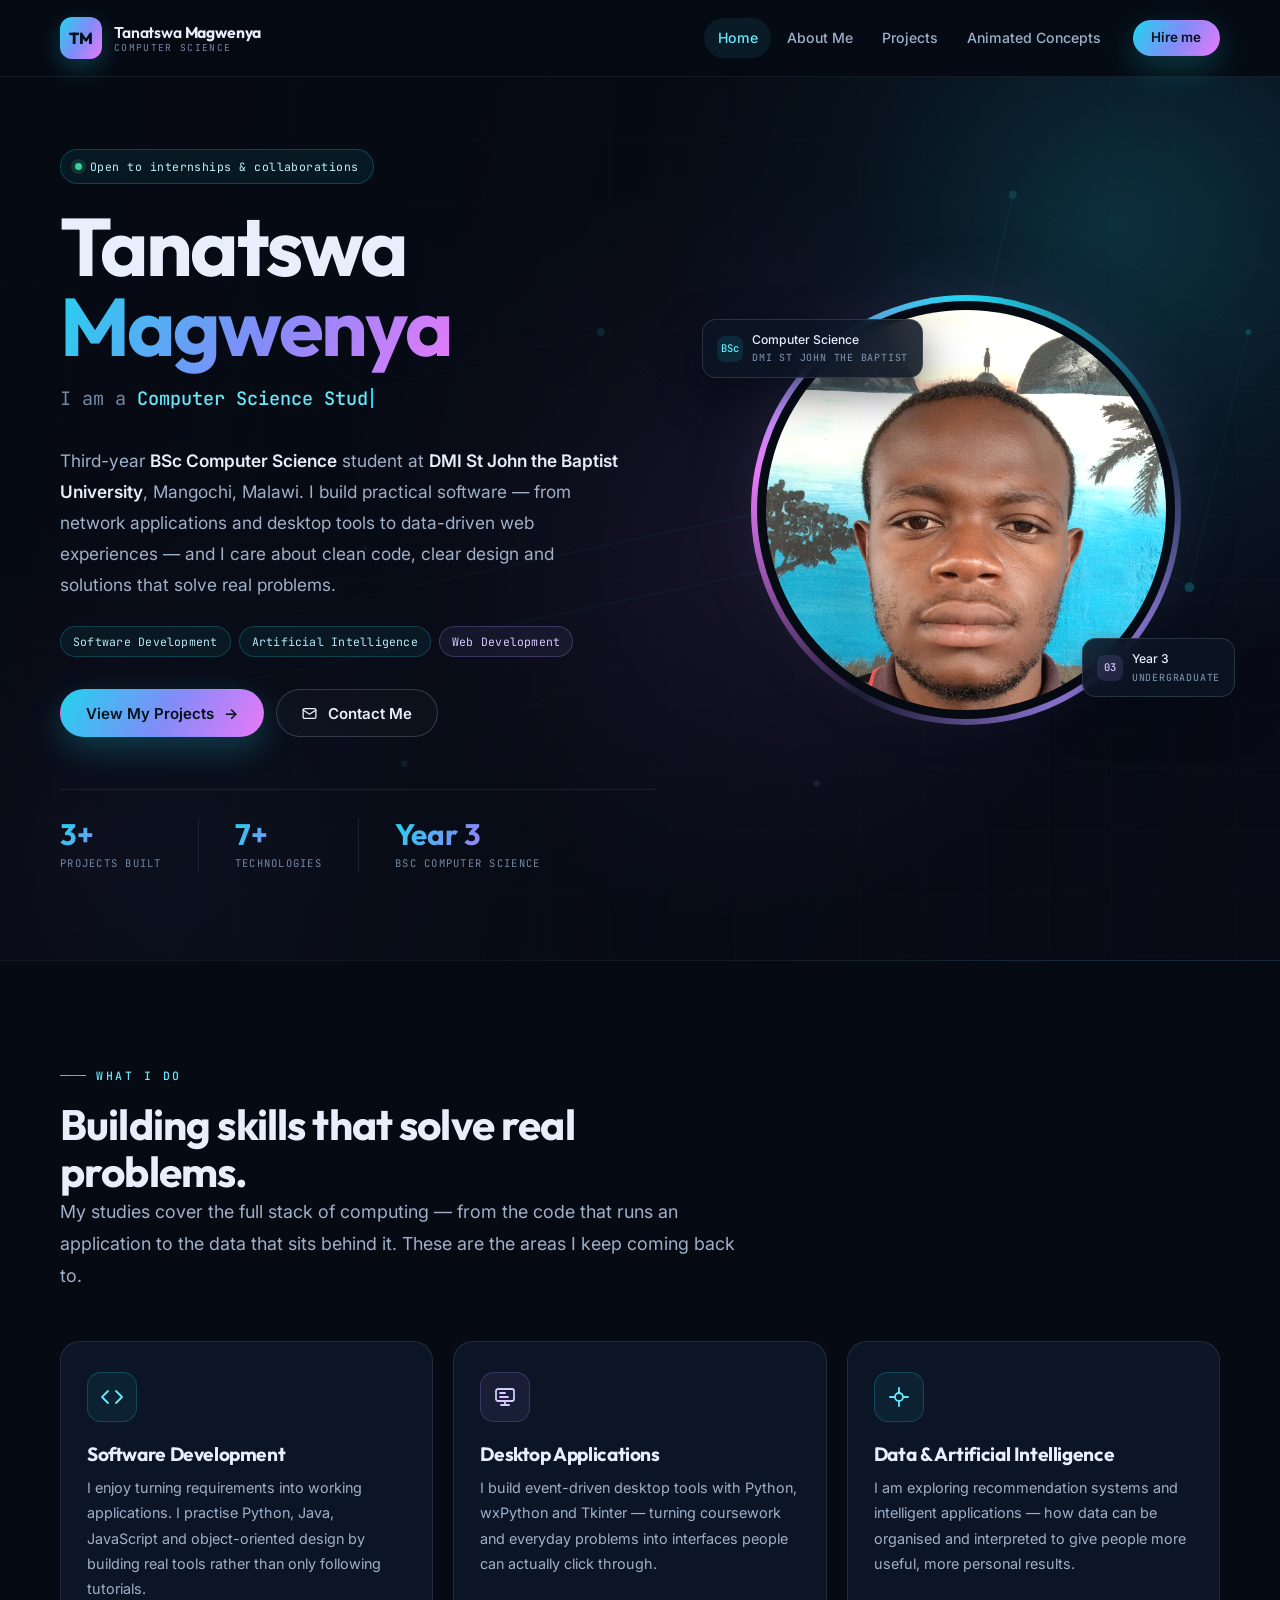
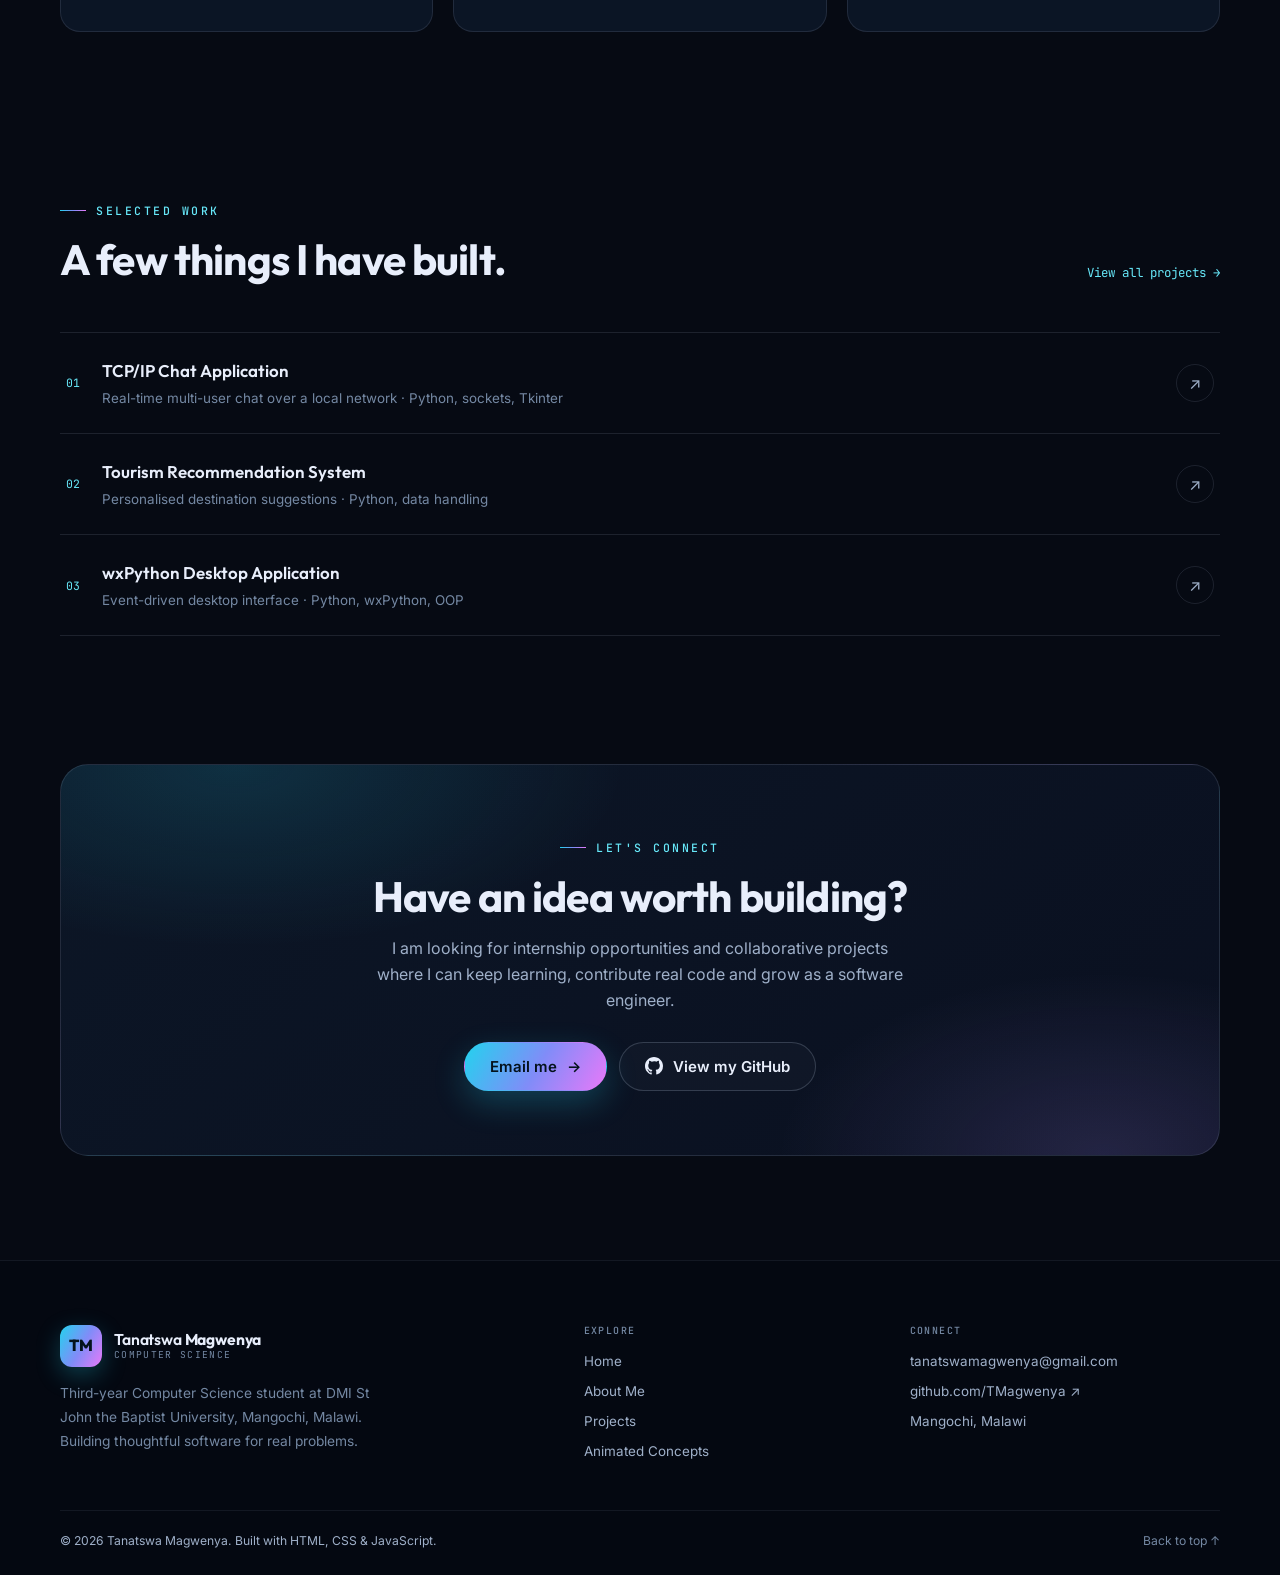
<file: index.html>
<!DOCTYPE html>
<html lang="en" class="no-js">
<head>
  <meta charset="UTF-8">
  <meta name="viewport" content="width=device-width, initial-scale=1.0">
  <meta name="description" content="Portfolio of Tanatswa Magwenya, a third-year BSc Computer Science student at DMI St John the Baptist University, Mangochi, Malawi.">
  <meta name="author" content="Tanatswa Magwenya">
  <title>Tanatswa Magwenya | Computer Science Student</title>
  <link rel="icon" type="image/svg+xml" href="images/favicon.svg">

  <!-- Google Fonts: Outfit (headings), Inter (body), JetBrains Mono (code accents) -->
  <link rel="preconnect" href="https://fonts.googleapis.com">
  <link rel="preconnect" href="https://fonts.gstatic.com" crossorigin>
  <link href="https://fonts.googleapis.com/css2?family=Inter:wght@400;500;600&family=JetBrains+Mono:wght@400;500&family=Outfit:wght@400;500;600;700;800&display=swap" rel="stylesheet">

  <!-- External stylesheet -->
  <link rel="stylesheet" href="css/style.css">
</head>
<body>
  <a class="skip-link" href="#main">Skip to main content</a>

  <!-- ================= HEADER / NAVIGATION ================= -->
  <header class="site-header" id="top">
    <div class="container nav-wrap">
      <a class="brand" href="index.html">
        <span class="brand-mark" aria-hidden="true">TM</span>
        <span class="brand-text">
          <span class="brand-name">Tanatswa <strong>Magwenya</strong></span>
          <span class="brand-sub">Computer Science</span>
        </span>
      </a>

      <button class="nav-toggle" id="navToggle" type="button" aria-label="Open navigation menu" aria-expanded="false" aria-controls="primaryNav">
        <span></span>
        <span></span>
        <span></span>
      </button>

      <nav class="nav" id="primaryNav" aria-label="Primary navigation">
        <ul class="nav-list">
          <li><a class="nav-link is-active" href="index.html" aria-current="page">Home</a></li>
          <li><a class="nav-link" href="about.html">About Me</a></li>
          <li><a class="nav-link" href="projects.html">Projects</a></li>
          <li><a class="nav-link" href="animations.html">Animated Concepts</a></li>
        </ul>
        <a class="btn btn-primary btn-sm nav-cta" href="mailto:tanatswamagwenya@gmail.com">Hire me</a>
      </nav>
    </div>
  </header>

  <main id="main">
    <!-- ================= HERO ================= -->
    <section class="hero" aria-labelledby="hero-title">
      <div class="container hero-inner">
        <div class="hero-copy">
          <span class="pill hero-badge"><span class="dot" aria-hidden="true"></span> Open to internships &amp; collaborations</span>

          <h1 class="hero-title" id="hero-title">Tanatswa <span class="grad-text">Magwenya</span></h1>

          <p class="hero-role">
            <span class="role-static">I am a</span>
            <span class="typed-role" data-typing data-roles='["Computer Science Student","Future Software Engineer","Web Developer","Technology Enthusiast"]' aria-hidden="true"></span><span class="typing-cursor" aria-hidden="true"></span>
            <span class="sr-only">Computer Science Student, Future Software Engineer, Web Developer and Technology Enthusiast.</span>
          </p>

          <p class="hero-text">
            Third-year <strong>BSc Computer Science</strong> student at
            <strong>DMI St John the Baptist University</strong>, Mangochi, Malawi.
            I build practical software — from network applications and desktop tools to
            data-driven web experiences — and I care about clean code, clear design and
            solutions that solve real problems.
          </p>

          <div class="tag-list hero-tags" role="group" aria-label="Professional interests">
            <span class="tag">Software Development</span>
            <span class="tag">Artificial Intelligence</span>
            <span class="tag is-violet">Web Development</span>
          </div>

          <div class="hero-actions">
            <a class="btn btn-primary" href="projects.html">
              View My Projects
              <span class="arrow" aria-hidden="true">→</span>
            </a>
            <a class="btn btn-ghost" href="mailto:tanatswamagwenya@gmail.com">
              <svg width="17" height="17" viewBox="0 0 24 24" fill="none" stroke="currentColor" stroke-width="1.8" stroke-linecap="round" stroke-linejoin="round" aria-hidden="true">
                <rect x="3" y="5" width="18" height="14" rx="2"></rect>
                <path d="m3 7 9 6 9-6"></path>
              </svg>
              Contact Me
            </a>
          </div>

          <div class="stats">
            <div class="stat">
              <span class="stat-value">3+</span>
              <span class="stat-label">Projects built</span>
            </div>
            <div class="stat">
              <span class="stat-value">7+</span>
              <span class="stat-label">Technologies</span>
            </div>
            <div class="stat">
              <span class="stat-value">Year 3</span>
              <span class="stat-label">BSc Computer Science</span>
            </div>
          </div>
        </div>

        <!-- Profile photograph in the hero section -->
        <div class="hero-portrait">
          <div class="portrait-glow" aria-hidden="true"></div>
          <div class="portrait-frame">
            <div class="portrait-inner">
              <img src="images/profile.jpg" alt="Portrait of Tanatswa Magwenya, Computer Science student" width="430" height="430">
            </div>
          </div>
          <div class="floating-chip chip-1">
            <span class="chip-icon" aria-hidden="true">BSc</span>
            <span>Computer Science<small>DMI St John the Baptist</small></span>
          </div>
          <div class="floating-chip chip-2">
            <span class="chip-icon" aria-hidden="true">03</span>
            <span>Year 3<small>Undergraduate</small></span>
          </div>
        </div>
      </div>
    </section>

    <!-- ================= WHAT I DO ================= -->
    <section class="section" aria-labelledby="focus-title">
      <div class="container">
        <div class="section-head reveal">
          <span class="eyebrow">What I do</span>
          <h2 id="focus-title">Building skills that solve real problems.</h2>
          <p class="lead">
            My studies cover the full stack of computing — from the code that runs an
            application to the data that sits behind it. These are the areas I keep
            coming back to.
          </p>
        </div>

        <div class="focus-grid">
          <article class="focus-card reveal">
            <span class="icon-box" aria-hidden="true">
              <svg width="24" height="24" viewBox="0 0 24 24" fill="none" stroke="currentColor" stroke-width="1.8" stroke-linecap="round" stroke-linejoin="round">
                <polyline points="16 18 22 12 16 6"></polyline>
                <polyline points="8 6 2 12 8 18"></polyline>
              </svg>
            </span>
            <h3>Software Development</h3>
            <p>
              I enjoy turning requirements into working applications. I practise Python,
              Java, JavaScript and object-oriented design by building real tools rather
              than only following tutorials.
            </p>
          </article>

          <article class="focus-card reveal">
            <span class="icon-box is-violet" aria-hidden="true">
              <svg width="24" height="24" viewBox="0 0 24 24" fill="none" stroke="currentColor" stroke-width="1.8" stroke-linecap="round" stroke-linejoin="round">
                <rect x="3" y="4" width="18" height="12" rx="2"></rect>
                <path d="M8 20h8"></path>
                <path d="M12 16v4"></path>
                <path d="M7 8h5"></path>
                <path d="M7 12h8"></path>
              </svg>
            </span>
            <h3>Desktop Applications</h3>
            <p>
              I build event-driven desktop tools with Python, wxPython and Tkinter —
              turning coursework and everyday problems into interfaces people can
              actually click through.
            </p>
          </article>

          <article class="focus-card reveal">
            <span class="icon-box" aria-hidden="true">
              <svg width="24" height="24" viewBox="0 0 24 24" fill="none" stroke="currentColor" stroke-width="1.8" stroke-linecap="round" stroke-linejoin="round">
                <path d="M12 3v4"></path>
                <path d="M12 17v4"></path>
                <path d="M3 12h4"></path>
                <path d="M17 12h4"></path>
                <circle cx="12" cy="12" r="4"></circle>
              </svg>
            </span>
            <h3>Data &amp; Artificial Intelligence</h3>
            <p>
              I am exploring recommendation systems and intelligent applications — how
              data can be organised and interpreted to give people more useful, more
              personal results.
            </p>
          </article>
        </div>
      </div>
    </section>

    <!-- ================= SELECTED WORK ================= -->
    <section class="section-tight" aria-labelledby="work-title">
      <div class="container">
        <div class="section-head is-wide reveal">
          <div>
            <span class="eyebrow">Selected work</span>
            <h2 id="work-title">A few things I have built.</h2>
          </div>
          <a class="link-arrow" href="projects.html" style="font-family: var(--font-mono); font-size: 0.78rem; color: var(--cyan-soft);">
            View all projects <span class="arrow" aria-hidden="true">→</span>
          </a>
        </div>

        <div class="work-list reveal">
          <a class="work-item" href="projects.html#project-chat">
            <span class="work-index" aria-hidden="true">01</span>
            <span class="work-info">
              <strong>TCP/IP Chat Application</strong>
              <span>Real-time multi-user chat over a local network &middot; Python, sockets, Tkinter</span>
            </span>
            <span class="work-arrow" aria-hidden="true">↗</span>
          </a>
          <a class="work-item" href="projects.html#project-tourism">
            <span class="work-index" aria-hidden="true">02</span>
            <span class="work-info">
              <strong>Tourism Recommendation System</strong>
              <span>Personalised destination suggestions &middot; Python, data handling</span>
            </span>
            <span class="work-arrow" aria-hidden="true">↗</span>
          </a>
          <a class="work-item" href="projects.html#project-wxpython">
            <span class="work-index" aria-hidden="true">03</span>
            <span class="work-info">
              <strong>wxPython Desktop Application</strong>
              <span>Event-driven desktop interface &middot; Python, wxPython, OOP</span>
            </span>
            <span class="work-arrow" aria-hidden="true">↗</span>
          </a>
        </div>
      </div>
    </section>

    <!-- ================= CALL TO ACTION ================= -->
    <section class="section-tight" aria-labelledby="cta-title">
      <div class="container">
        <div class="cta-band reveal">
          <span class="eyebrow" style="justify-content: center;">Let's connect</span>
          <h2 id="cta-title">Have an idea worth building?</h2>
          <p>
            I am looking for internship opportunities and collaborative projects where I
            can keep learning, contribute real code and grow as a software engineer.
          </p>
          <div class="cta-actions">
            <a class="btn btn-primary" href="mailto:tanatswamagwenya@gmail.com">
              Email me
              <span class="arrow" aria-hidden="true">→</span>
            </a>
            <a class="btn btn-ghost" href="https://github.com/TMagwenya" target="_blank" rel="noopener noreferrer">
              <svg width="18" height="18" viewBox="0 0 16 16" fill="currentColor" aria-hidden="true">
                <path d="M8 0C3.58 0 0 3.58 0 8c0 3.54 2.29 6.53 5.47 7.59.4.07.55-.17.55-.38 0-.19-.01-.82-.01-1.49-2.01.37-2.53-.49-2.69-.94-.09-.23-.48-.94-.82-1.13-.28-.15-.68-.52-.01-.53.63-.01 1.08.58 1.23.82.72 1.21 1.87.87 2.33.66.07-.52.28-.87.51-1.07-1.78-.2-3.64-.89-3.64-3.95 0-.87.31-1.59.82-2.15-.08-.2-.36-1.02.08-2.12 0 0 .67-.21 2.2.82a7.42 7.42 0 0 1 2-.27c.68 0 1.36.09 2 .27 1.53-1.04 2.2-.82 2.2-.82.44 1.1.16 1.92.08 2.12.51.56.82 1.27.82 2.15 0 3.07-1.87 3.75-3.65 3.95.29.25.54.73.54 1.48 0 1.07-.01 1.93-.01 2.2 0 .21.15.46.55.38A8.01 8.01 0 0 0 16 8c0-4.42-3.58-8-8-8Z"></path>
              </svg>
              View my GitHub
            </a>
          </div>
        </div>
      </div>
    </section>
  </main>

  <!-- ================= FOOTER ================= -->
  <footer class="site-footer">
    <div class="container footer-grid">
      <div class="footer-brand">
        <a class="brand" href="index.html">
          <span class="brand-mark" aria-hidden="true">TM</span>
          <span class="brand-text">
            <span class="brand-name">Tanatswa <strong>Magwenya</strong></span>
            <span class="brand-sub">Computer Science</span>
          </span>
        </a>
        <p>
          Third-year Computer Science student at DMI St John the Baptist University,
          Mangochi, Malawi. Building thoughtful software for real problems.
        </p>
      </div>

      <div class="footer-col">
        <h3>Explore</h3>
        <ul>
          <li><a href="index.html">Home</a></li>
          <li><a href="about.html">About Me</a></li>
          <li><a href="projects.html">Projects</a></li>
          <li><a href="animations.html">Animated Concepts</a></li>
        </ul>
      </div>

      <div class="footer-col">
        <h3>Connect</h3>
        <ul>
          <li><a href="mailto:tanatswamagwenya@gmail.com">tanatswamagwenya@gmail.com</a></li>
          <li><a href="https://github.com/TMagwenya" target="_blank" rel="noopener noreferrer">github.com/TMagwenya ↗</a></li>
          <li>Mangochi, Malawi</li>
        </ul>
      </div>
    </div>

    <div class="container footer-bottom">
      <p>&copy; <span id="year">2026</span> Tanatswa Magwenya. Built with HTML, CSS &amp; JavaScript.</p>
      <a href="#top">Back to top ↑</a>
    </div>
  </footer>

  <button class="back-to-top" id="backToTop" type="button" aria-label="Back to top">↑</button>

  <!-- External JavaScript -->
  <script src="js/script.js"></script>
</body>
</html>
</file>
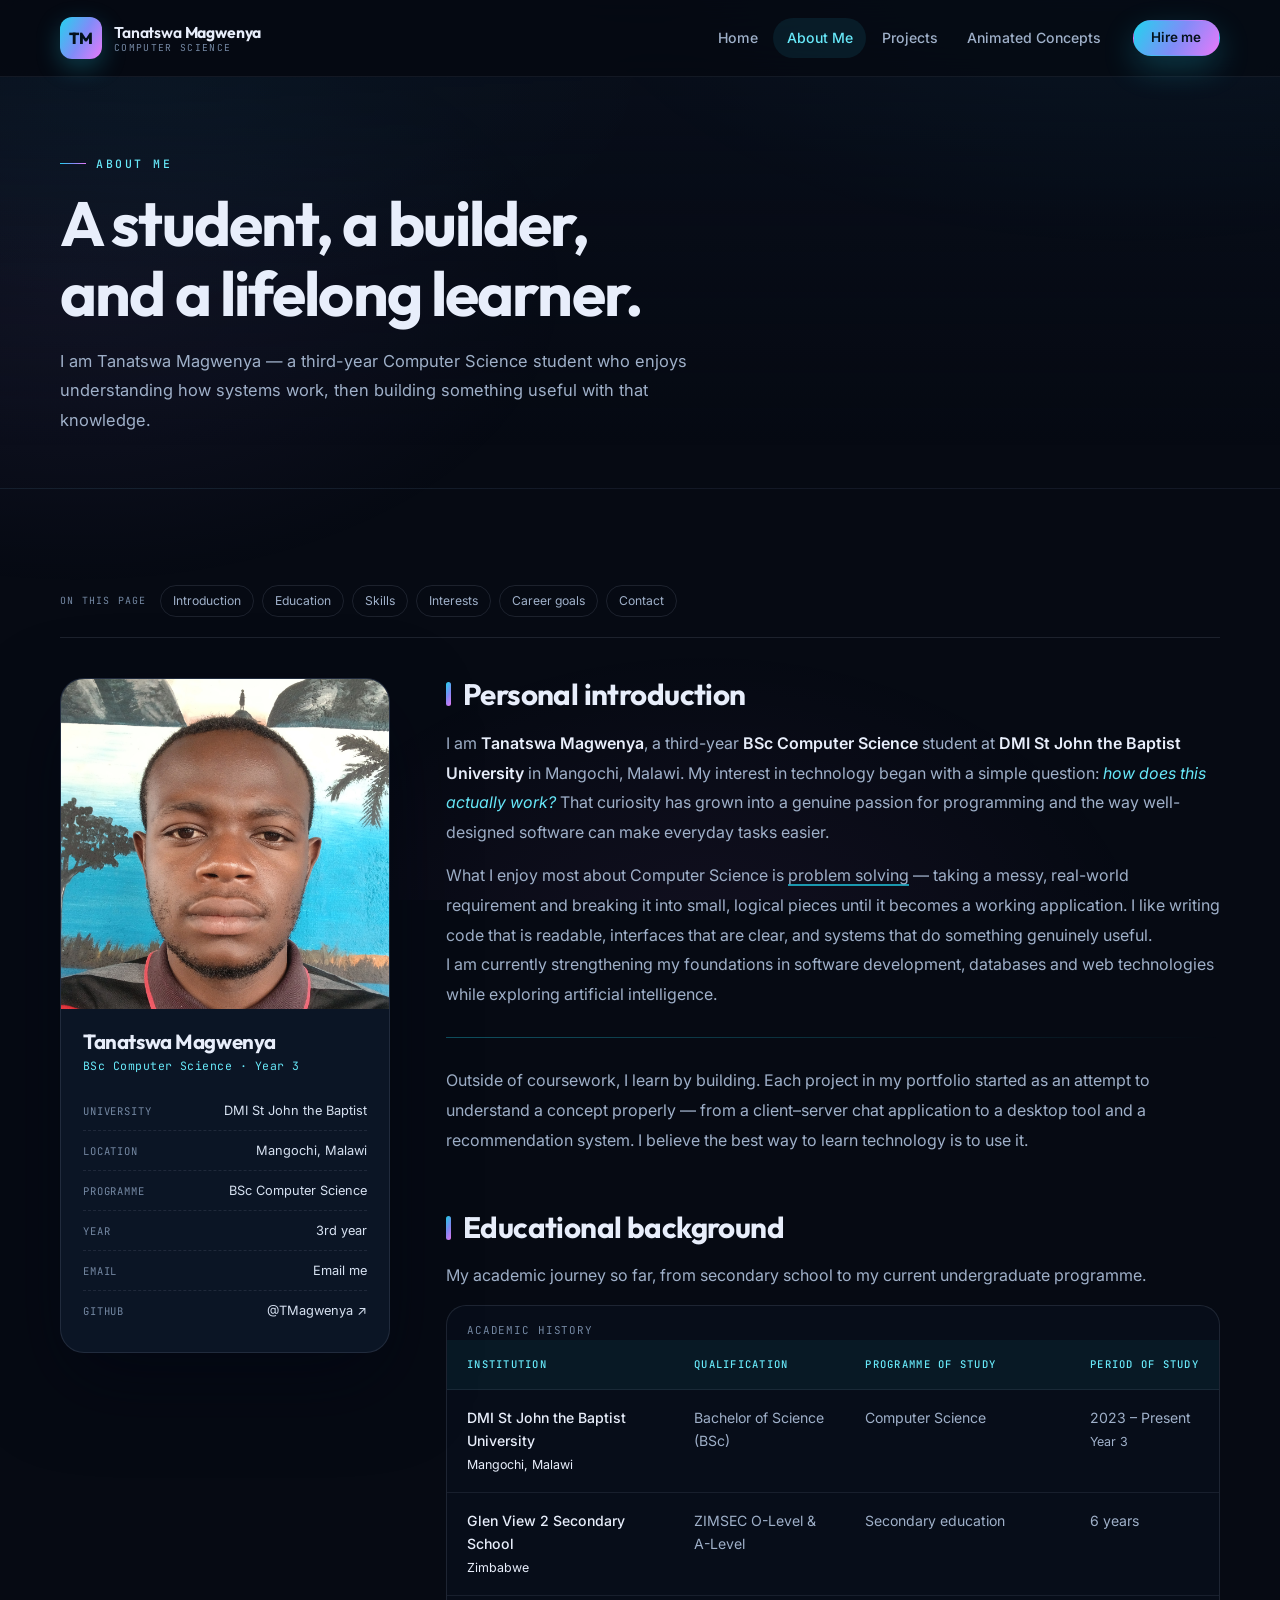
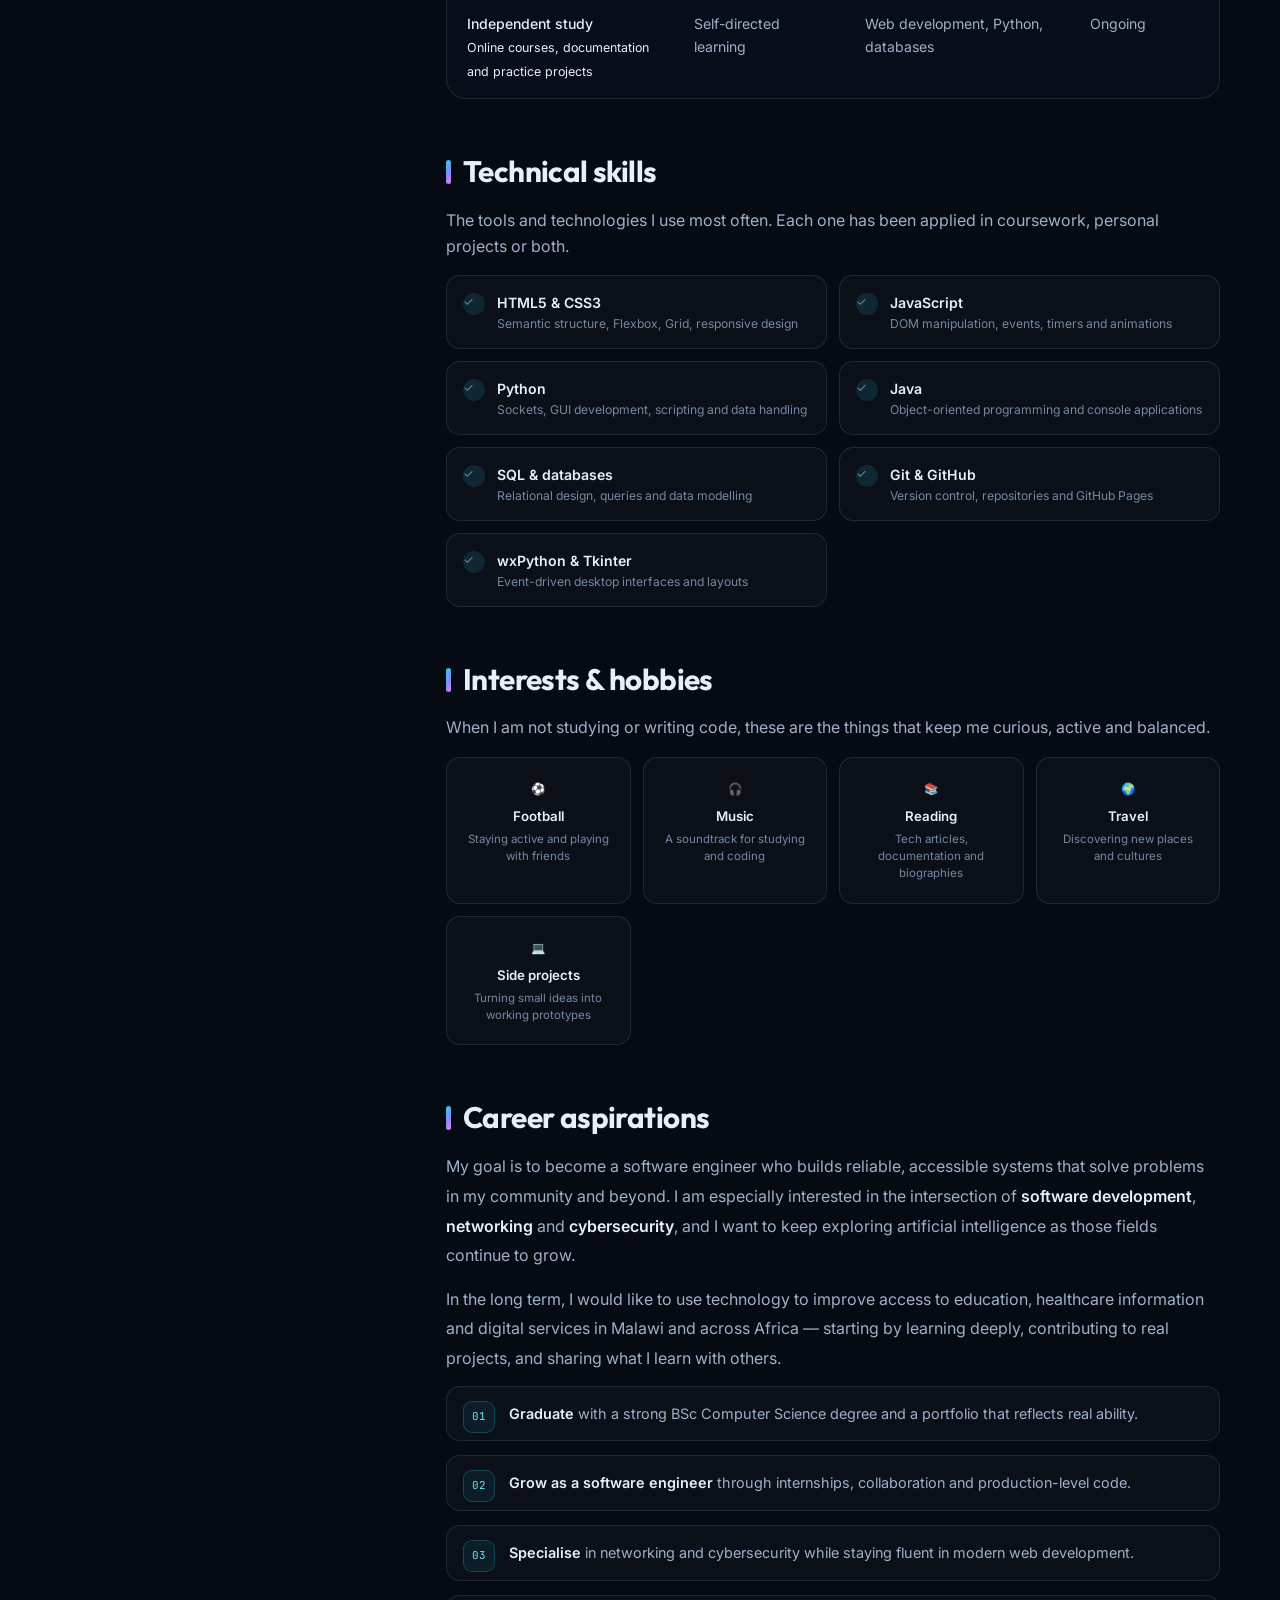
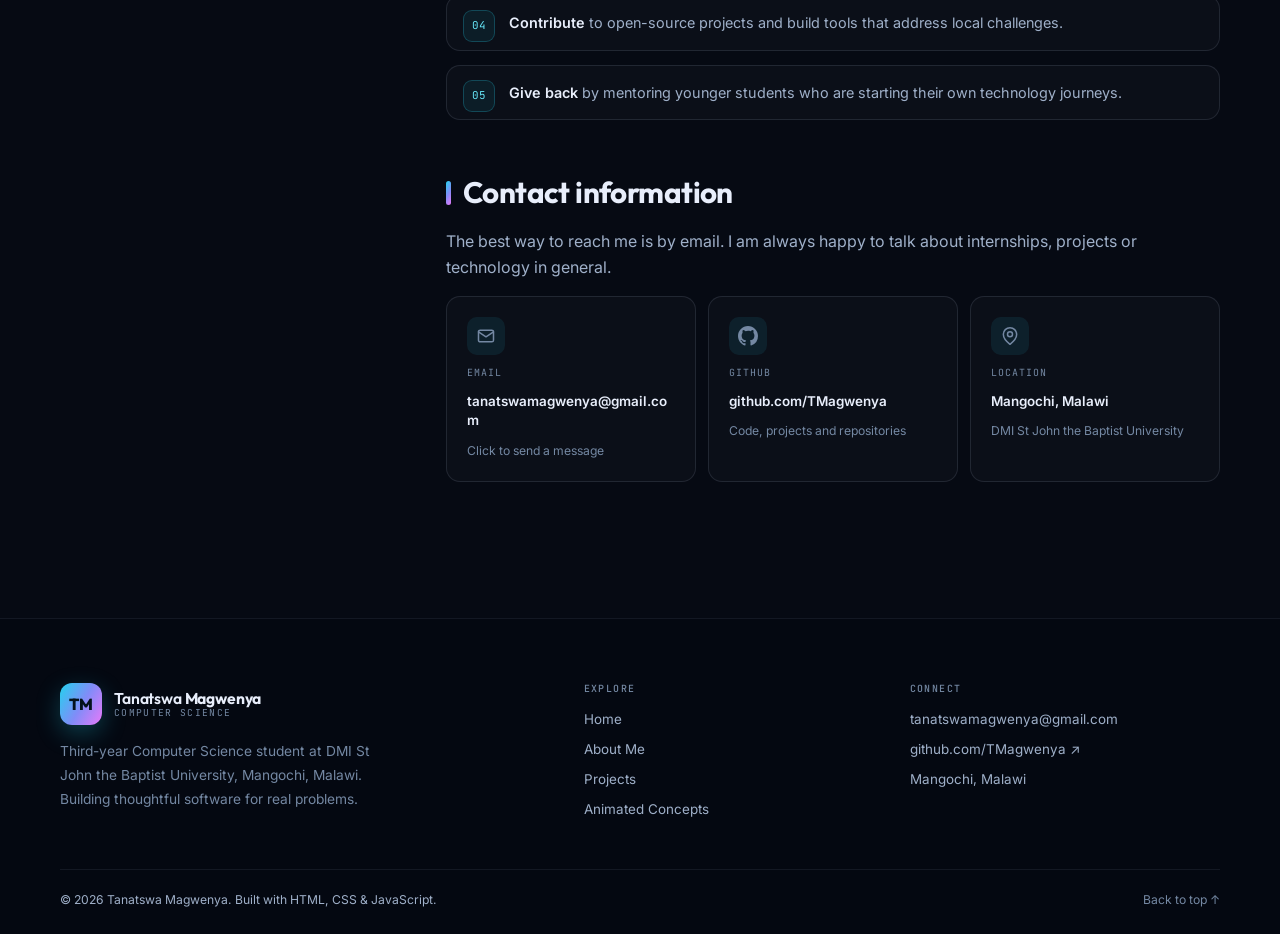
<file: about.html>
<!DOCTYPE html>
<html lang="en" class="no-js">
<head>
  <meta charset="UTF-8">
  <meta name="viewport" content="width=device-width, initial-scale=1.0">
  <meta name="description" content="About Tanatswa Magwenya: education, technical skills, interests, career aspirations and contact details.">
  <meta name="author" content="Tanatswa Magwenya">
  <title>About Me | Tanatswa Magwenya</title>
  <link rel="icon" type="image/svg+xml" href="images/favicon.svg">

  <link rel="preconnect" href="https://fonts.googleapis.com">
  <link rel="preconnect" href="https://fonts.gstatic.com" crossorigin>
  <link href="https://fonts.googleapis.com/css2?family=Inter:wght@400;500;600&family=JetBrains+Mono:wght@400;500&family=Outfit:wght@400;500;600;700;800&display=swap" rel="stylesheet">
  <link rel="stylesheet" href="css/style.css">
</head>
<body>
  <a class="skip-link" href="#main">Skip to main content</a>

  <!-- ================= HEADER / NAVIGATION ================= -->
  <header class="site-header" id="top">
    <div class="container nav-wrap">
      <a class="brand" href="index.html">
        <span class="brand-mark" aria-hidden="true">TM</span>
        <span class="brand-text">
          <span class="brand-name">Tanatswa <strong>Magwenya</strong></span>
          <span class="brand-sub">Computer Science</span>
        </span>
      </a>

      <button class="nav-toggle" id="navToggle" type="button" aria-label="Open navigation menu" aria-expanded="false" aria-controls="primaryNav">
        <span></span>
        <span></span>
        <span></span>
      </button>

      <nav class="nav" id="primaryNav" aria-label="Primary navigation">
        <ul class="nav-list">
          <li><a class="nav-link" href="index.html">Home</a></li>
          <li><a class="nav-link is-active" href="about.html" aria-current="page">About Me</a></li>
          <li><a class="nav-link" href="projects.html">Projects</a></li>
          <li><a class="nav-link" href="animations.html">Animated Concepts</a></li>
        </ul>
        <a class="btn btn-primary btn-sm nav-cta" href="mailto:tanatswamagwenya@gmail.com">Hire me</a>
      </nav>
    </div>
  </header>

  <main id="main">
    <!-- ================= PAGE HERO ================= -->
    <section class="page-hero" aria-labelledby="about-title">
      <div class="container">
        <span class="eyebrow">About me</span>
        <h1 id="about-title">A student, a builder,<br>and a lifelong learner.</h1>
        <p>
          I am Tanatswa Magwenya — a third-year Computer Science student who enjoys
          understanding how systems work, then building something useful with that
          knowledge.
        </p>
      </div>
    </section>

    <!-- ================= ABOUT CONTENT ================= -->
    <section class="section">
      <div class="container">
        <h2 class="sr-only">More about Tanatswa Magwenya</h2>
        <nav class="anchor-nav" aria-label="On this page">
          <span class="anchor-nav-label">On this page</span>
          <a href="#introduction">Introduction</a>
          <a href="#education">Education</a>
          <a href="#skills">Skills</a>
          <a href="#interests">Interests</a>
          <a href="#career">Career goals</a>
          <a href="#contact">Contact</a>
        </nav>

        <div class="about-layout">

        <!-- Sidebar profile -->
        <aside class="about-aside" aria-label="Profile summary">
          <div class="profile-card">
            <a class="profile-photo-link" href="https://github.com/TMagwenya" target="_blank" rel="noopener noreferrer" aria-label="Open Tanatswa Magwenya's GitHub profile">
              <img src="images/profile.jpg" alt="Tanatswa Magwenya, third-year Computer Science student" width="330" height="330">
            </a>
            <div class="profile-card-body">
              <h2>Tanatswa Magwenya</h2>
              <p class="profile-role">BSc Computer Science &middot; Year 3</p>

              <div class="quick-facts">
                <div class="fact-row">
                  <span class="fact-label">University</span>
                  <span class="fact-value">DMI St John the Baptist</span>
                </div>
                <div class="fact-row">
                  <span class="fact-label">Location</span>
                  <span class="fact-value">Mangochi, Malawi</span>
                </div>
                <div class="fact-row">
                  <span class="fact-label">Programme</span>
                  <span class="fact-value">BSc Computer Science</span>
                </div>
                <div class="fact-row">
                  <span class="fact-label">Year</span>
                  <span class="fact-value">3rd year</span>
                </div>
                <div class="fact-row">
                  <span class="fact-label">Email</span>
                  <span class="fact-value"><a href="mailto:tanatswamagwenya@gmail.com">Email me</a></span>
                </div>
                <div class="fact-row">
                  <span class="fact-label">GitHub</span>
                  <span class="fact-value"><a href="https://github.com/TMagwenya" target="_blank" rel="noopener noreferrer">@TMagwenya ↗</a></span>
                </div>
              </div>
            </div>
          </div>
        </aside>

        <!-- Main content -->
        <div class="about-content">

          <!-- A. Personal introduction -->
          <section class="content-block" id="introduction" aria-labelledby="intro-title">
            <h2 id="intro-title">Personal introduction</h2>
            <div class="prose">
              <p>
                I am <strong>Tanatswa Magwenya</strong>, a third-year
                <strong>BSc Computer Science</strong> student at
                <strong>DMI St John the Baptist University</strong> in Mangochi, Malawi.
                My interest in technology began with a simple question:
                <em>how does this actually work?</em> That curiosity has grown into a
                genuine passion for programming and the way well-designed software can
                make everyday tasks easier.
              </p>
              <p>
                What I enjoy most about Computer Science is <u>problem solving</u> — taking
                a messy, real-world requirement and breaking it into small, logical pieces
                until it becomes a working application. I like writing code that is readable,
                interfaces that are clear, and systems that do something genuinely useful.
                <br>
                I am currently strengthening my foundations in software development,
                databases and web technologies while exploring artificial intelligence.
              </p>
              <hr>
              <p>
                Outside of coursework, I learn by building. Each project in my portfolio
                started as an attempt to understand a concept properly — from a
                client&ndash;server chat application to a desktop tool and a recommendation
                system. I believe the best way to learn technology is to use it.
              </p>
            </div>
          </section>

          <!-- B. Educational background -->
          <section class="content-block" id="education" aria-labelledby="education-title">
            <h2 id="education-title">Educational background</h2>
            <p style="margin-bottom: 16px;">
              My academic journey so far, from secondary school to my current
              undergraduate programme.
            </p>

            <div class="table-wrap">
              <table class="data-table">
                <caption>Academic history</caption>
                <thead>
                  <tr>
                    <th scope="col">Institution</th>
                    <th scope="col">Qualification</th>
                    <th scope="col">Programme of study</th>
                    <th scope="col">Period of study</th>
                  </tr>
                </thead>
                <tbody>
                  <tr>
                    <td>DMI St John the Baptist University<br><span style="font-weight: 400; font-size: 0.78rem;">Mangochi, Malawi</span></td>
                    <td>Bachelor of Science (BSc)</td>
                    <td>Computer Science</td>
                    <td>2023 &ndash; Present<br><span style="font-size: 0.78rem;">Year 3</span></td>
                  </tr>
                  <tr>
                    <td>Glen View 2 Secondary School<br><span style="font-weight: 400; font-size: 0.78rem;">Zimbabwe</span></td>
                    <td>ZIMSEC O-Level &amp; A-Level</td>
                    <td>Secondary education</td>
                    <td>6 years</td>
                  </tr>
                  <tr>
                    <td>Independent study<br><span style="font-weight: 400; font-size: 0.78rem;">Online courses, documentation and practice projects</span></td>
                    <td>Self-directed learning</td>
                    <td>Web development, Python, databases</td>
                    <td>Ongoing</td>
                  </tr>
                </tbody>
              </table>
            </div>
          </section>

          <!-- C. Technical skills -->
          <section class="content-block" id="skills" aria-labelledby="skills-title">
            <h2 id="skills-title">Technical skills</h2>
            <p style="margin-bottom: 16px;">
              The tools and technologies I use most often. Each one has been applied in
              coursework, personal projects or both.
            </p>

            <ul class="skills-grid">
              <li class="skill-item">
                <span class="skill-check" aria-hidden="true">✓</span>
                <span><strong>HTML5 &amp; CSS3</strong><span>Semantic structure, Flexbox, Grid, responsive design</span></span>
              </li>
              <li class="skill-item">
                <span class="skill-check" aria-hidden="true">✓</span>
                <span><strong>JavaScript</strong><span>DOM manipulation, events, timers and animations</span></span>
              </li>
              <li class="skill-item">
                <span class="skill-check" aria-hidden="true">✓</span>
                <span><strong>Python</strong><span>Sockets, GUI development, scripting and data handling</span></span>
              </li>
              <li class="skill-item">
                <span class="skill-check" aria-hidden="true">✓</span>
                <span><strong>Java</strong><span>Object-oriented programming and console applications</span></span>
              </li>
              <li class="skill-item">
                <span class="skill-check" aria-hidden="true">✓</span>
                <span><strong>SQL &amp; databases</strong><span>Relational design, queries and data modelling</span></span>
              </li>
              <li class="skill-item">
                <span class="skill-check" aria-hidden="true">✓</span>
                <span><strong>Git &amp; GitHub</strong><span>Version control, repositories and GitHub Pages</span></span>
              </li>
              <li class="skill-item">
                <span class="skill-check" aria-hidden="true">✓</span>
                <span><strong>wxPython &amp; Tkinter</strong><span>Event-driven desktop interfaces and layouts</span></span>
              </li>
            </ul>
          </section>

          <!-- D. Interests and hobbies -->
          <section class="content-block" id="interests" aria-labelledby="interests-title">
            <h2 id="interests-title">Interests &amp; hobbies</h2>
            <p style="margin-bottom: 16px;">
              When I am not studying or writing code, these are the things that keep me
              curious, active and balanced.
            </p>

            <div class="interest-grid">
              <div class="interest-card">
                <span class="interest-icon" aria-hidden="true">⚽</span>
                <strong>Football</strong>
                <span>Staying active and playing with friends</span>
              </div>
              <div class="interest-card">
                <span class="interest-icon" aria-hidden="true">🎧</span>
                <strong>Music</strong>
                <span>A soundtrack for studying and coding</span>
              </div>
              <div class="interest-card">
                <span class="interest-icon" aria-hidden="true">📚</span>
                <strong>Reading</strong>
                <span>Tech articles, documentation and biographies</span>
              </div>
              <div class="interest-card">
                <span class="interest-icon" aria-hidden="true">🌍</span>
                <strong>Travel</strong>
                <span>Discovering new places and cultures</span>
              </div>
              <div class="interest-card">
                <span class="interest-icon" aria-hidden="true">💻</span>
                <strong>Side projects</strong>
                <span>Turning small ideas into working prototypes</span>
              </div>
            </div>
          </section>

          <!-- E. Career aspirations -->
          <section class="content-block" id="career" aria-labelledby="career-title">
            <h2 id="career-title">Career aspirations</h2>
            <div class="prose">
              <p>
                My goal is to become a software engineer who builds reliable, accessible
                systems that solve problems in my community and beyond. I am especially
                interested in the intersection of <strong>software development</strong>,
                <strong>networking</strong> and <strong>cybersecurity</strong>, and I want
                to keep exploring artificial intelligence as those fields continue to grow.
              </p>
              <p>
                In the long term, I would like to use technology to improve access to
                education, healthcare information and digital services in Malawi and
                across Africa — starting by learning deeply, contributing to real
                projects, and sharing what I learn with others.
              </p>
            </div>

            <ol class="goal-list">
              <li><strong>Graduate</strong> with a strong BSc Computer Science degree and a portfolio that reflects real ability.</li>
              <li><strong>Grow as a software engineer</strong> through internships, collaboration and production-level code.</li>
              <li><strong>Specialise</strong> in networking and cybersecurity while staying fluent in modern web development.</li>
              <li><strong>Contribute</strong> to open-source projects and build tools that address local challenges.</li>
              <li><strong>Give back</strong> by mentoring younger students who are starting their own technology journeys.</li>
            </ol>
          </section>

          <!-- F. Contact information -->
          <section class="content-block" id="contact" aria-labelledby="contact-title">
            <h2 id="contact-title">Contact information</h2>
            <p style="margin-bottom: 16px;">
              The best way to reach me is by email. I am always happy to talk about
              internships, projects or technology in general.
            </p>

            <div class="contact-grid">
              <a class="contact-card" href="mailto:tanatswamagwenya@gmail.com">
                <span class="contact-icon" aria-hidden="true">
                  <svg width="20" height="20" viewBox="0 0 24 24" fill="none" stroke="currentColor" stroke-width="1.8" stroke-linecap="round" stroke-linejoin="round">
                    <rect x="3" y="5" width="18" height="14" rx="2"></rect>
                    <path d="m3 7 9 6 9-6"></path>
                  </svg>
                </span>
                <small>Email</small>
                <strong>tanatswamagwenya@gmail.com</strong>
                <span>Click to send a message</span>
              </a>

              <a class="contact-card" href="https://github.com/TMagwenya" target="_blank" rel="noopener noreferrer">
                <span class="contact-icon" aria-hidden="true">
                  <svg width="20" height="20" viewBox="0 0 16 16" fill="currentColor">
                    <path d="M8 0C3.58 0 0 3.58 0 8c0 3.54 2.29 6.53 5.47 7.59.4.07.55-.17.55-.38 0-.19-.01-.82-.01-1.49-2.01.37-2.53-.49-2.69-.94-.09-.23-.48-.94-.82-1.13-.28-.15-.68-.52-.01-.53.63-.01 1.08.58 1.23.82.72 1.21 1.87.87 2.33.66.07-.52.28-.87.51-1.07-1.78-.2-3.64-.89-3.64-3.95 0-.87.31-1.59.82-2.15-.08-.2-.36-1.02.08-2.12 0 0 .67-.21 2.2.82a7.42 7.42 0 0 1 2-.27c.68 0 1.36.09 2 .27 1.53-1.04 2.2-.82 2.2-.82.44 1.1.16 1.92.08 2.12.51.56.82 1.27.82 2.15 0 3.07-1.87 3.75-3.65 3.95.29.25.54.73.54 1.48 0 1.07-.01 1.93-.01 2.2 0 .21.15.46.55.38A8.01 8.01 0 0 0 16 8c0-4.42-3.58-8-8-8Z"></path>
                  </svg>
                </span>
                <small>GitHub</small>
                <strong>github.com/TMagwenya</strong>
                <span>Code, projects and repositories</span>
              </a>

              <div class="contact-card">
                <span class="contact-icon" aria-hidden="true">
                  <svg width="20" height="20" viewBox="0 0 24 24" fill="none" stroke="currentColor" stroke-width="1.8" stroke-linecap="round" stroke-linejoin="round">
                    <path d="M20 10c0 6-8 12-8 12s-8-6-8-12a8 8 0 0 1 16 0Z"></path>
                    <circle cx="12" cy="10" r="3"></circle>
                  </svg>
                </span>
                <small>Location</small>
                <strong>Mangochi, Malawi</strong>
                <span>DMI St John the Baptist University</span>
              </div>
            </div>
          </section>

        </div>
      </div>
    </div>
    </section>
  </main>

  <!-- ================= FOOTER ================= -->
  <footer class="site-footer">
    <div class="container footer-grid">
      <div class="footer-brand">
        <a class="brand" href="index.html">
          <span class="brand-mark" aria-hidden="true">TM</span>
          <span class="brand-text">
            <span class="brand-name">Tanatswa <strong>Magwenya</strong></span>
            <span class="brand-sub">Computer Science</span>
          </span>
        </a>
        <p>
          Third-year Computer Science student at DMI St John the Baptist University,
          Mangochi, Malawi. Building thoughtful software for real problems.
        </p>
      </div>

      <div class="footer-col">
        <h3>Explore</h3>
        <ul>
          <li><a href="index.html">Home</a></li>
          <li><a href="about.html">About Me</a></li>
          <li><a href="projects.html">Projects</a></li>
          <li><a href="animations.html">Animated Concepts</a></li>
        </ul>
      </div>

      <div class="footer-col">
        <h3>Connect</h3>
        <ul>
          <li><a href="mailto:tanatswamagwenya@gmail.com">tanatswamagwenya@gmail.com</a></li>
          <li><a href="https://github.com/TMagwenya" target="_blank" rel="noopener noreferrer">github.com/TMagwenya ↗</a></li>
          <li>Mangochi, Malawi</li>
        </ul>
      </div>
    </div>

    <div class="container footer-bottom">
      <p>&copy; <span id="year">2026</span> Tanatswa Magwenya. Built with HTML, CSS &amp; JavaScript.</p>
      <a href="#top">Back to top ↑</a>
    </div>
  </footer>

  <button class="back-to-top" id="backToTop" type="button" aria-label="Back to top">↑</button>

  <script src="js/script.js"></script>
</body>
</html>
</file>
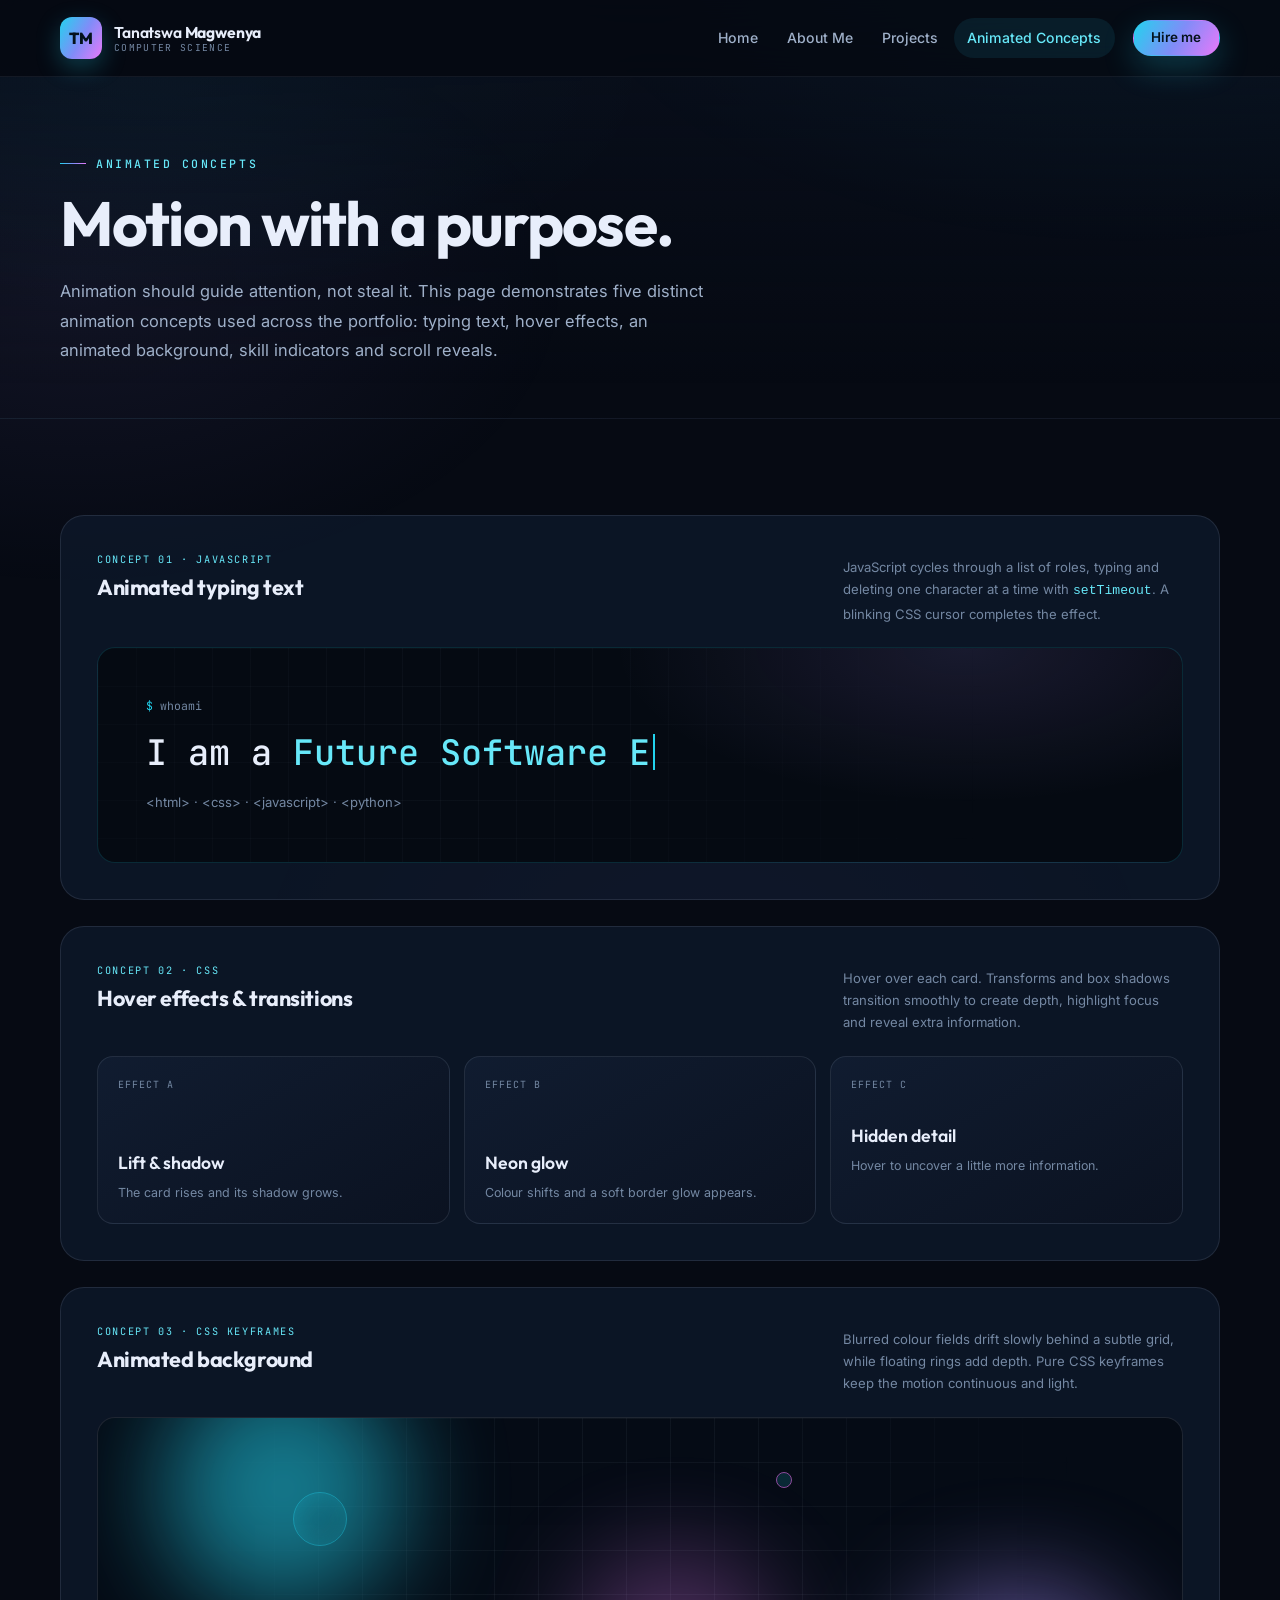
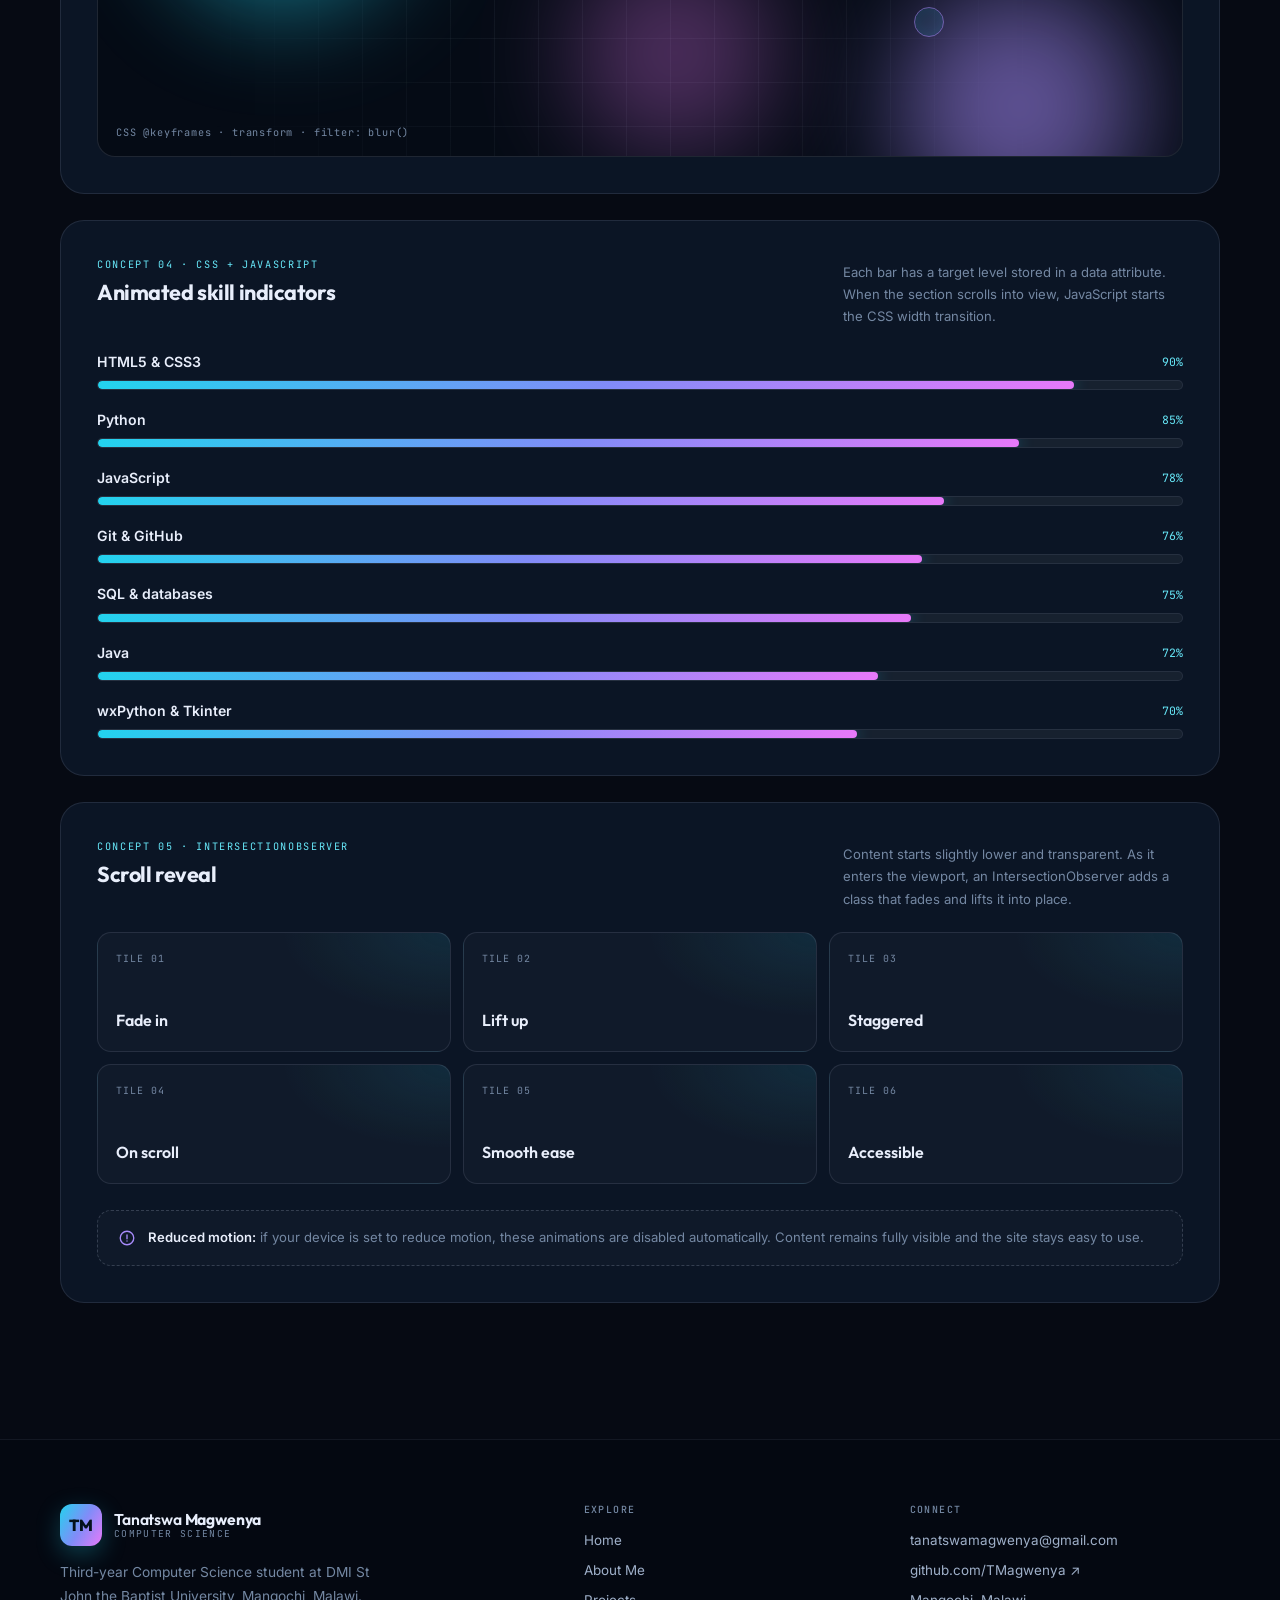
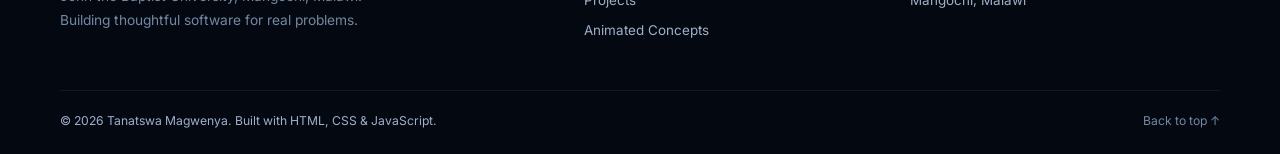
<file: animations.html>
<!DOCTYPE html>
<html lang="en" class="no-js">
<head>
  <meta charset="UTF-8">
  <meta name="viewport" content="width=device-width, initial-scale=1.0">
  <meta name="description" content="Animated concepts demonstrated by Tanatswa Magwenya: typing text, hover effects, animated backgrounds, skill indicators and scroll reveals.">
  <meta name="author" content="Tanatswa Magwenya">
  <title>Animated Concepts | Tanatswa Magwenya</title>
  <link rel="icon" type="image/svg+xml" href="images/favicon.svg">

  <link rel="preconnect" href="https://fonts.googleapis.com">
  <link rel="preconnect" href="https://fonts.gstatic.com" crossorigin>
  <link href="https://fonts.googleapis.com/css2?family=Inter:wght@400;500;600&family=JetBrains+Mono:wght@400;500&family=Outfit:wght@400;500;600;700;800&display=swap" rel="stylesheet">
  <link rel="stylesheet" href="css/style.css">
</head>
<body>
  <a class="skip-link" href="#main">Skip to main content</a>

  <!-- ================= HEADER / NAVIGATION ================= -->
  <header class="site-header" id="top">
    <div class="container nav-wrap">
      <a class="brand" href="index.html">
        <span class="brand-mark" aria-hidden="true">TM</span>
        <span class="brand-text">
          <span class="brand-name">Tanatswa <strong>Magwenya</strong></span>
          <span class="brand-sub">Computer Science</span>
        </span>
      </a>

      <button class="nav-toggle" id="navToggle" type="button" aria-label="Open navigation menu" aria-expanded="false" aria-controls="primaryNav">
        <span></span>
        <span></span>
        <span></span>
      </button>

      <nav class="nav" id="primaryNav" aria-label="Primary navigation">
        <ul class="nav-list">
          <li><a class="nav-link" href="index.html">Home</a></li>
          <li><a class="nav-link" href="about.html">About Me</a></li>
          <li><a class="nav-link" href="projects.html">Projects</a></li>
          <li><a class="nav-link is-active" href="animations.html" aria-current="page">Animated Concepts</a></li>
        </ul>
        <a class="btn btn-primary btn-sm nav-cta" href="mailto:tanatswamagwenya@gmail.com">Hire me</a>
      </nav>
    </div>
  </header>

  <main id="main">
    <!-- ================= PAGE HERO ================= -->
    <section class="page-hero" aria-labelledby="animations-title">
      <div class="container">
        <span class="eyebrow">Animated concepts</span>
        <h1 id="animations-title">Motion with a purpose.</h1>
        <p>
          Animation should guide attention, not steal it. This page demonstrates five
          distinct animation concepts used across the portfolio: typing text, hover
          effects, an animated background, skill indicators and scroll reveals.
        </p>
      </div>
    </section>

    <!-- ================= DEMOS ================= -->
    <section class="section" aria-label="Animation demonstrations">
      <div class="container">

        <!-- 1. Typing animation -->
        <article class="demo-panel reveal">
          <div class="demo-head">
            <div>
              <span class="demo-label">Concept 01 &middot; JavaScript</span>
              <h2 class="demo-title">Animated typing text</h2>
            </div>
            <p class="demo-note">
              JavaScript cycles through a list of roles, typing and deleting one
              character at a time with <code style="color: var(--cyan-soft);">setTimeout</code>.
              A blinking CSS cursor completes the effect.
            </p>
          </div>

          <div class="typing-stage">
            <span class="typing-kicker">whoami</span>
            <p class="typing-line">
              I am a <span class="typed-role" data-typing data-roles='["Future Software Engineer","Web Developer","Computer Science Student","Technology Enthusiast","Problem Solver"]' aria-hidden="true"></span><span class="typing-cursor" aria-hidden="true"></span>
              <span class="sr-only">Future Software Engineer, Web Developer, Computer Science Student, Technology Enthusiast and Problem Solver.</span>
            </p>
            <p class="typing-sub">
              &lt;html&gt; &middot; &lt;css&gt; &middot; &lt;javascript&gt; &middot; &lt;python&gt;
            </p>
          </div>
        </article>

        <!-- 2. Hover effects -->
        <article class="demo-panel reveal">
          <div class="demo-head">
            <div>
              <span class="demo-label">Concept 02 &middot; CSS</span>
              <h2 class="demo-title">Hover effects &amp; transitions</h2>
            </div>
            <p class="demo-note">
              Hover over each card. Transforms and box shadows transition smoothly to
              create depth, highlight focus and reveal extra information.
            </p>
          </div>

          <div class="hover-grid">
            <div class="hover-tile tile-lift">
              <span class="tile-label">Effect A</span>
              <div>
                <strong>Lift &amp; shadow</strong>
                <p>The card rises and its shadow grows.</p>
              </div>
            </div>

            <div class="hover-tile tile-glow">
              <span class="tile-label">Effect B</span>
              <div>
                <strong>Neon glow</strong>
                <p>Colour shifts and a soft border glow appears.</p>
              </div>
            </div>

            <div class="hover-tile tile-reveal">
              <span class="tile-label">Effect C</span>
              <div>
                <strong>Hidden detail</strong>
                <p>Hover to uncover a little more information.</p>
                <span class="tile-extra">+ extra detail revealed →</span>
              </div>
            </div>
          </div>
        </article>

        <!-- 3. Animated background -->
        <article class="demo-panel reveal">
          <div class="demo-head">
            <div>
              <span class="demo-label">Concept 03 &middot; CSS keyframes</span>
              <h2 class="demo-title">Animated background</h2>
            </div>
            <p class="demo-note">
              Blurred colour fields drift slowly behind a subtle grid, while floating
              rings add depth. Pure CSS keyframes keep the motion continuous and light.
            </p>
          </div>

          <div class="background-stage" role="img" aria-label="Decorative animated background with drifting cyan, violet and pink light and floating rings">
            <div class="stage-grid" aria-hidden="true"></div>
            <div class="blob blob-1" aria-hidden="true"></div>
            <div class="blob blob-2" aria-hidden="true"></div>
            <div class="blob blob-3" aria-hidden="true"></div>
            <div class="orb orb-1" aria-hidden="true"></div>
            <div class="orb orb-2" aria-hidden="true"></div>
            <div class="orb orb-3" aria-hidden="true"></div>
            <span class="stage-caption" aria-hidden="true">CSS @keyframes · transform · filter: blur()</span>
          </div>
        </article>

        <!-- 4. Skill indicators -->
        <article class="demo-panel reveal">
          <div class="demo-head">
            <div>
              <span class="demo-label">Concept 04 &middot; CSS + JavaScript</span>
              <h2 class="demo-title">Animated skill indicators</h2>
            </div>
            <p class="demo-note">
              Each bar has a target level stored in a data attribute. When the section
              scrolls into view, JavaScript starts the CSS width transition.
            </p>
          </div>

          <div class="skill-bars">
            <div class="skill-row">
              <span class="skill-name">HTML5 &amp; CSS3</span>
              <span class="skill-percent">90%</span>
              <div class="skill-track" role="progressbar" aria-label="HTML5 and CSS3 proficiency" aria-valuenow="90" aria-valuemin="0" aria-valuemax="100">
                <div class="skill-fill" style="--level: 90%;" data-level="90"></div>
              </div>
            </div>

            <div class="skill-row">
              <span class="skill-name">Python</span>
              <span class="skill-percent">85%</span>
              <div class="skill-track" role="progressbar" aria-label="Python proficiency" aria-valuenow="85" aria-valuemin="0" aria-valuemax="100">
                <div class="skill-fill" style="--level: 85%;" data-level="85"></div>
              </div>
            </div>

            <div class="skill-row">
              <span class="skill-name">JavaScript</span>
              <span class="skill-percent">78%</span>
              <div class="skill-track" role="progressbar" aria-label="JavaScript proficiency" aria-valuenow="78" aria-valuemin="0" aria-valuemax="100">
                <div class="skill-fill" style="--level: 78%;" data-level="78"></div>
              </div>
            </div>

            <div class="skill-row">
              <span class="skill-name">Git &amp; GitHub</span>
              <span class="skill-percent">76%</span>
              <div class="skill-track" role="progressbar" aria-label="Git and GitHub proficiency" aria-valuenow="76" aria-valuemin="0" aria-valuemax="100">
                <div class="skill-fill" style="--level: 76%;" data-level="76"></div>
              </div>
            </div>

            <div class="skill-row">
              <span class="skill-name">SQL &amp; databases</span>
              <span class="skill-percent">75%</span>
              <div class="skill-track" role="progressbar" aria-label="SQL and database proficiency" aria-valuenow="75" aria-valuemin="0" aria-valuemax="100">
                <div class="skill-fill" style="--level: 75%;" data-level="75"></div>
              </div>
            </div>

            <div class="skill-row">
              <span class="skill-name">Java</span>
              <span class="skill-percent">72%</span>
              <div class="skill-track" role="progressbar" aria-label="Java proficiency" aria-valuenow="72" aria-valuemin="0" aria-valuemax="100">
                <div class="skill-fill" style="--level: 72%;" data-level="72"></div>
              </div>
            </div>

            <div class="skill-row">
              <span class="skill-name">wxPython &amp; Tkinter</span>
              <span class="skill-percent">70%</span>
              <div class="skill-track" role="progressbar" aria-label="wxPython and Tkinter proficiency" aria-valuenow="70" aria-valuemin="0" aria-valuemax="100">
                <div class="skill-fill" style="--level: 70%;" data-level="70"></div>
              </div>
            </div>
          </div>
        </article>

        <!-- 5. Scroll reveal -->
        <article class="demo-panel">
          <div class="demo-head reveal">
            <div>
              <span class="demo-label">Concept 05 &middot; IntersectionObserver</span>
              <h2 class="demo-title">Scroll reveal</h2>
            </div>
            <p class="demo-note">
              Content starts slightly lower and transparent. As it enters the viewport,
              an IntersectionObserver adds a class that fades and lifts it into place.
            </p>
          </div>

          <div class="reveal-grid">
            <div class="reveal reveal-tile">
              <span>Tile 01</span>
              <strong>Fade in</strong>
            </div>
            <div class="reveal reveal-tile">
              <span>Tile 02</span>
              <strong>Lift up</strong>
            </div>
            <div class="reveal reveal-tile">
              <span>Tile 03</span>
              <strong>Staggered</strong>
            </div>
            <div class="reveal reveal-tile">
              <span>Tile 04</span>
              <strong>On scroll</strong>
            </div>
            <div class="reveal reveal-tile">
              <span>Tile 05</span>
              <strong>Smooth ease</strong>
            </div>
            <div class="reveal reveal-tile">
              <span>Tile 06</span>
              <strong>Accessible</strong>
            </div>
          </div>

          <div class="motion-note">
            <svg width="18" height="18" viewBox="0 0 24 24" fill="none" stroke="currentColor" stroke-width="1.8" stroke-linecap="round" stroke-linejoin="round" aria-hidden="true">
              <circle cx="12" cy="12" r="9"></circle>
              <path d="M12 8v5"></path>
              <path d="M12 16h.01"></path>
            </svg>
            <span>
              <strong>Reduced motion:</strong> if your device is set to reduce motion,
              these animations are disabled automatically. Content remains fully visible
              and the site stays easy to use.
            </span>
          </div>
        </article>

      </div>
    </section>
  </main>

  <!-- ================= FOOTER ================= -->
  <footer class="site-footer">
    <div class="container footer-grid">
      <div class="footer-brand">
        <a class="brand" href="index.html">
          <span class="brand-mark" aria-hidden="true">TM</span>
          <span class="brand-text">
            <span class="brand-name">Tanatswa <strong>Magwenya</strong></span>
            <span class="brand-sub">Computer Science</span>
          </span>
        </a>
        <p>
          Third-year Computer Science student at DMI St John the Baptist University,
          Mangochi, Malawi. Building thoughtful software for real problems.
        </p>
      </div>

      <div class="footer-col">
        <h3>Explore</h3>
        <ul>
          <li><a href="index.html">Home</a></li>
          <li><a href="about.html">About Me</a></li>
          <li><a href="projects.html">Projects</a></li>
          <li><a href="animations.html">Animated Concepts</a></li>
        </ul>
      </div>

      <div class="footer-col">
        <h3>Connect</h3>
        <ul>
          <li><a href="mailto:tanatswamagwenya@gmail.com">tanatswamagwenya@gmail.com</a></li>
          <li><a href="https://github.com/TMagwenya" target="_blank" rel="noopener noreferrer">github.com/TMagwenya ↗</a></li>
          <li>Mangochi, Malawi</li>
        </ul>
      </div>
    </div>

    <div class="container footer-bottom">
      <p>&copy; <span id="year">2026</span> Tanatswa Magwenya. Built with HTML, CSS &amp; JavaScript.</p>
      <a href="#top">Back to top ↑</a>
    </div>
  </footer>

  <button class="back-to-top" id="backToTop" type="button" aria-label="Back to top">↑</button>

  <script src="js/script.js"></script>
</body>
</html>
</file>
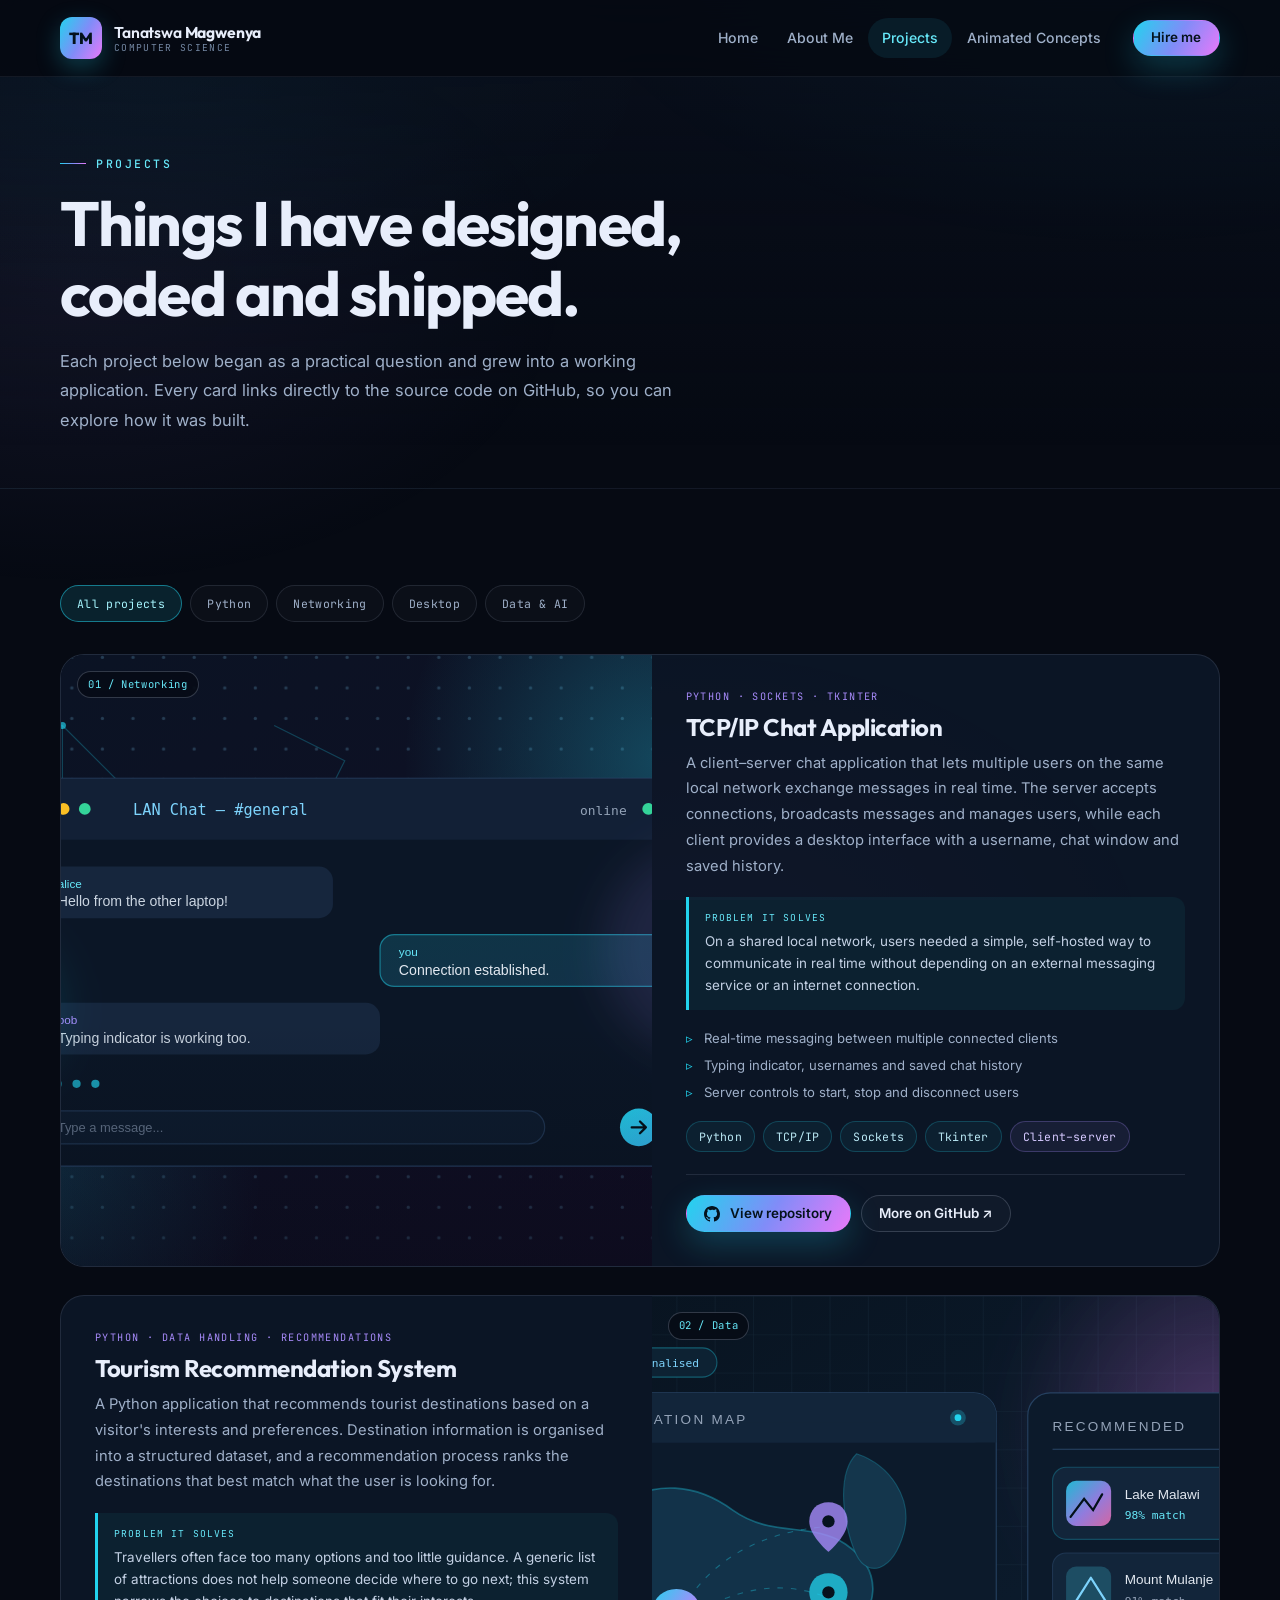
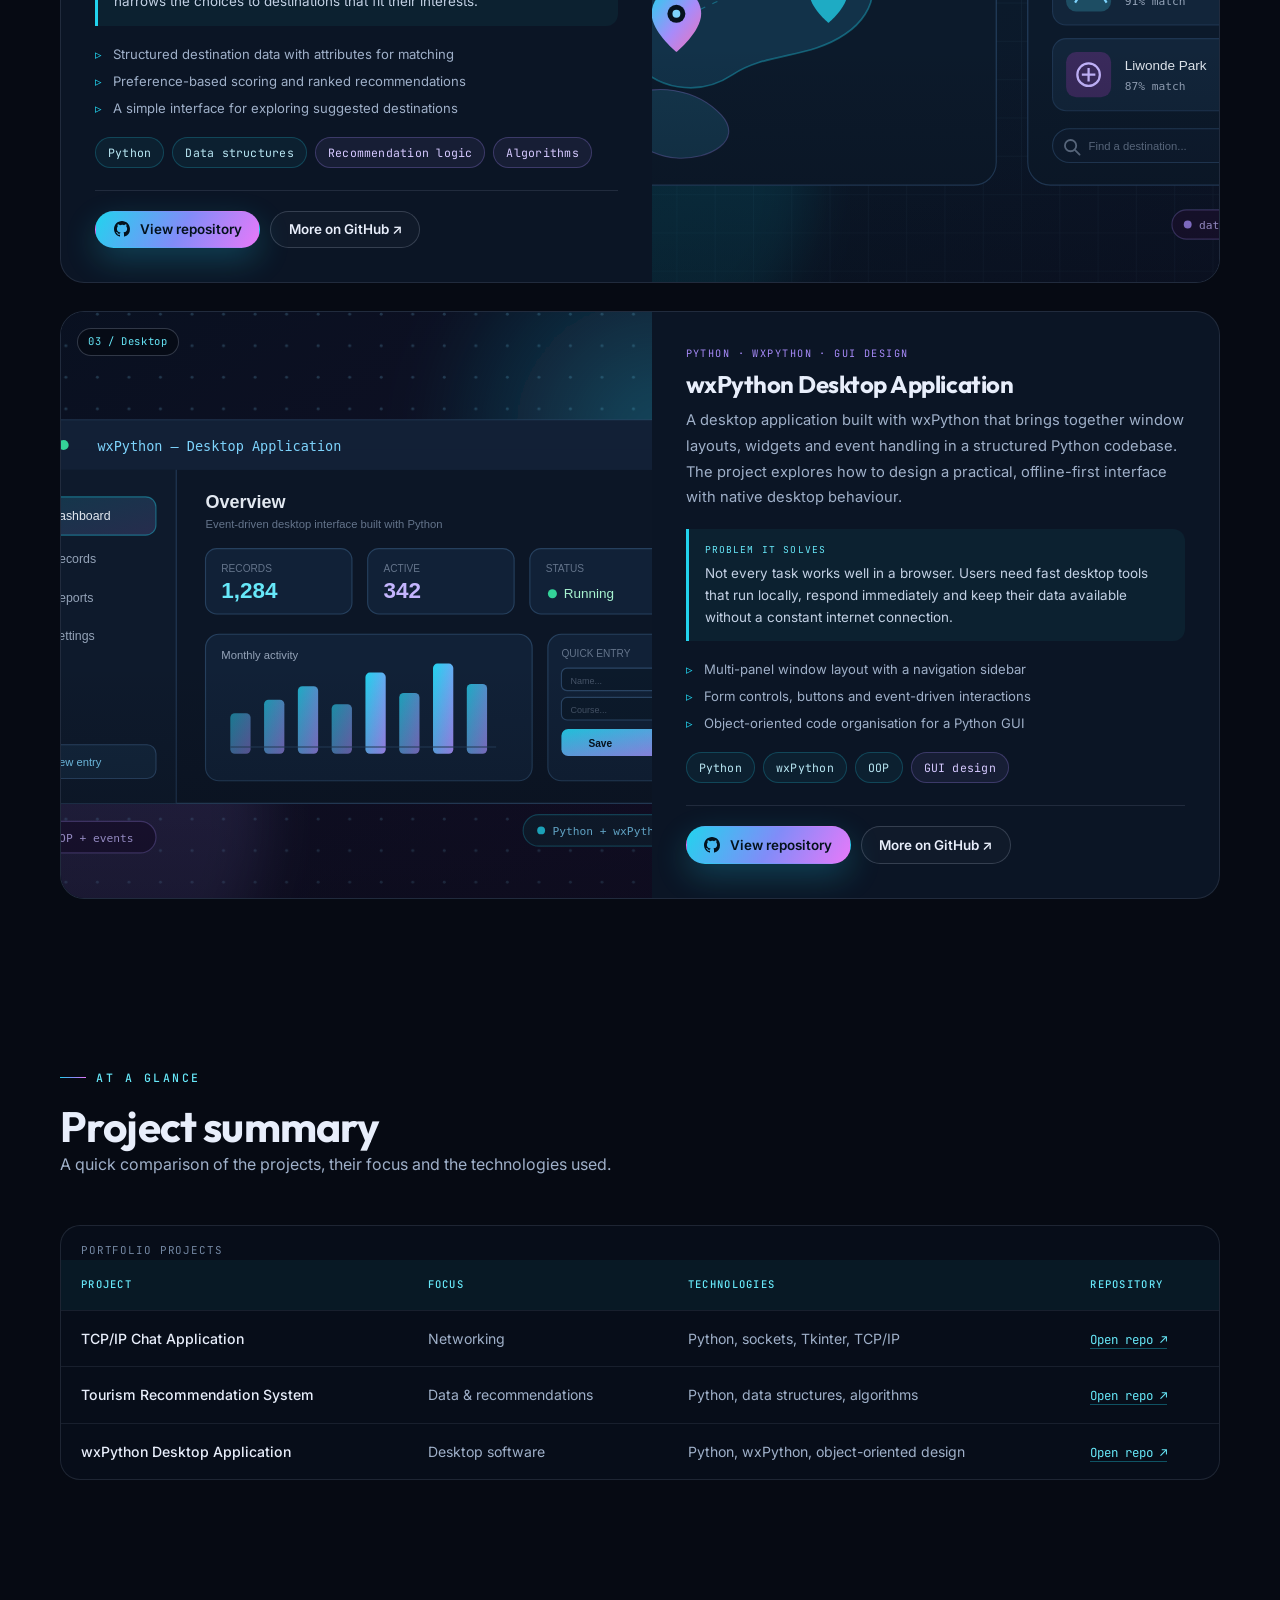
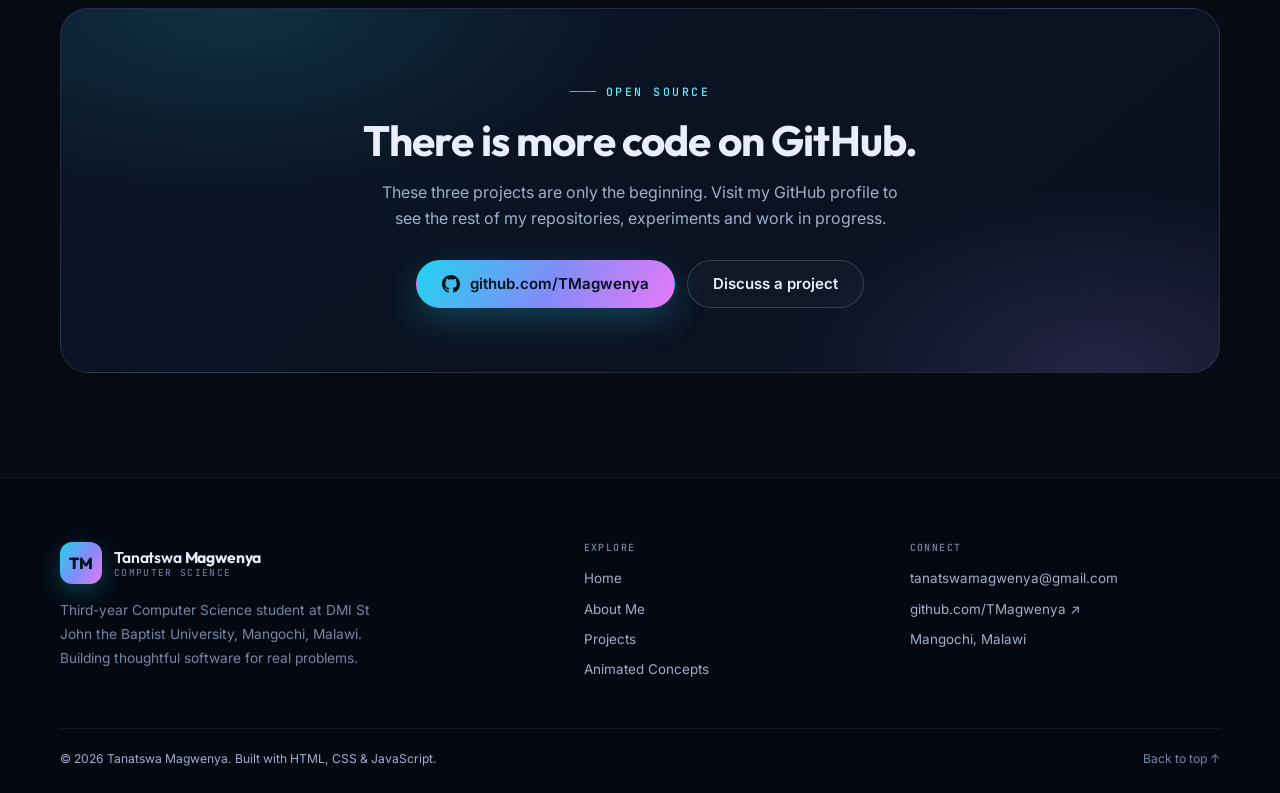
<file: projects.html>
<!DOCTYPE html>
<html lang="en" class="no-js">
<head>
  <meta charset="UTF-8">
  <meta name="viewport" content="width=device-width, initial-scale=1.0">
  <meta name="description" content="Software projects by Tanatswa Magwenya: a TCP/IP chat application, a tourism recommendation system and a wxPython desktop application.">
  <meta name="author" content="Tanatswa Magwenya">
  <title>Projects | Tanatswa Magwenya</title>
  <link rel="icon" type="image/svg+xml" href="images/favicon.svg">

  <link rel="preconnect" href="https://fonts.googleapis.com">
  <link rel="preconnect" href="https://fonts.gstatic.com" crossorigin>
  <link href="https://fonts.googleapis.com/css2?family=Inter:wght@400;500;600&family=JetBrains+Mono:wght@400;500&family=Outfit:wght@400;500;600;700;800&display=swap" rel="stylesheet">
  <link rel="stylesheet" href="css/style.css">
</head>
<body>
  <a class="skip-link" href="#main">Skip to main content</a>

  <!-- ================= HEADER / NAVIGATION ================= -->
  <header class="site-header" id="top">
    <div class="container nav-wrap">
      <a class="brand" href="index.html">
        <span class="brand-mark" aria-hidden="true">TM</span>
        <span class="brand-text">
          <span class="brand-name">Tanatswa <strong>Magwenya</strong></span>
          <span class="brand-sub">Computer Science</span>
        </span>
      </a>

      <button class="nav-toggle" id="navToggle" type="button" aria-label="Open navigation menu" aria-expanded="false" aria-controls="primaryNav">
        <span></span>
        <span></span>
        <span></span>
      </button>

      <nav class="nav" id="primaryNav" aria-label="Primary navigation">
        <ul class="nav-list">
          <li><a class="nav-link" href="index.html">Home</a></li>
          <li><a class="nav-link" href="about.html">About Me</a></li>
          <li><a class="nav-link is-active" href="projects.html" aria-current="page">Projects</a></li>
          <li><a class="nav-link" href="animations.html">Animated Concepts</a></li>
        </ul>
        <a class="btn btn-primary btn-sm nav-cta" href="mailto:tanatswamagwenya@gmail.com">Hire me</a>
      </nav>
    </div>
  </header>

  <main id="main">
    <!-- ================= PAGE HERO ================= -->
    <section class="page-hero" aria-labelledby="projects-title">
      <div class="container">
        <span class="eyebrow">Projects</span>
        <h1 id="projects-title">Things I have designed,<br>coded and shipped.</h1>
        <p>
          Each project below began as a practical question and grew into a working
          application. Every card links directly to the source code on GitHub, so you can
          explore how it was built.
        </p>
      </div>
    </section>

    <!-- ================= PROJECT LIST ================= -->
    <section class="section" aria-label="Project portfolio">
      <div class="container">
        <div class="filter-bar" role="group" aria-label="Filter projects by technology">
          <button class="filter-btn is-active" type="button" data-filter="all" aria-pressed="true">All projects</button>
          <button class="filter-btn" type="button" data-filter="python" aria-pressed="false">Python</button>
          <button class="filter-btn" type="button" data-filter="networking" aria-pressed="false">Networking</button>
          <button class="filter-btn" type="button" data-filter="desktop" aria-pressed="false">Desktop</button>
          <button class="filter-btn" type="button" data-filter="data" aria-pressed="false">Data &amp; AI</button>
        </div>

        <div class="project-grid" id="projectGrid">

          <!-- Project 1: TCP/IP Chat -->
          <article class="project-card reveal" id="project-chat" data-tags="python networking">
            <div class="project-media">
              <a href="https://github.com/TMagwenya/TCP-IP-Chat-Application" target="_blank" rel="noopener noreferrer" aria-label="Open the TCP/IP Chat Application repository on GitHub">
                <img src="images/project-chat.svg" alt="Illustration of the TCP/IP chat application showing a chat window, message bubbles and connected network nodes" width="800" height="520">
              </a>
              <span class="project-number">01 / Networking</span>
            </div>

            <div class="project-body">
              <p class="project-kicker">Python &middot; Sockets &middot; Tkinter</p>
              <h2 class="project-title">TCP/IP Chat Application</h2>
              <p class="project-desc">
                A client&ndash;server chat application that lets multiple users on the same
                local network exchange messages in real time. The server accepts
                connections, broadcasts messages and manages users, while each client
                provides a desktop interface with a username, chat window and saved history.
              </p>

              <div class="problem-box">
                <span class="problem-label">Problem it solves</span>
                <p>
                  On a shared local network, users needed a simple, self-hosted way to
                  communicate in real time without depending on an external messaging
                  service or an internet connection.
                </p>
              </div>

              <ul class="feature-list">
                <li>Real-time messaging between multiple connected clients</li>
                <li>Typing indicator, usernames and saved chat history</li>
                <li>Server controls to start, stop and disconnect users</li>
              </ul>

              <div class="tag-list">
                <span class="tag">Python</span>
                <span class="tag">TCP/IP</span>
                <span class="tag">Sockets</span>
                <span class="tag">Tkinter</span>
                <span class="tag is-violet">Client&ndash;server</span>
              </div>

              <div class="project-actions">
                <a class="btn btn-primary btn-sm" href="https://github.com/TMagwenya/TCP-IP-Chat-Application" target="_blank" rel="noopener noreferrer">
                  <svg width="16" height="16" viewBox="0 0 16 16" fill="currentColor" aria-hidden="true">
                    <path d="M8 0C3.58 0 0 3.58 0 8c0 3.54 2.29 6.53 5.47 7.59.4.07.55-.17.55-.38 0-.19-.01-.82-.01-1.49-2.01.37-2.53-.49-2.69-.94-.09-.23-.48-.94-.82-1.13-.28-.15-.68-.52-.01-.53.63-.01 1.08.58 1.23.82.72 1.21 1.87.87 2.33.66.07-.52.28-.87.51-1.07-1.78-.2-3.64-.89-3.64-3.95 0-.87.31-1.59.82-2.15-.08-.2-.36-1.02.08-2.12 0 0 .67-.21 2.2.82a7.42 7.42 0 0 1 2-.27c.68 0 1.36.09 2 .27 1.53-1.04 2.2-.82 2.2-.82.44 1.1.16 1.92.08 2.12.51.56.82 1.27.82 2.15 0 3.07-1.87 3.75-3.65 3.95.29.25.54.73.54 1.48 0 1.07-.01 1.93-.01 2.2 0 .21.15.46.55.38A8.01 8.01 0 0 0 16 8c0-4.42-3.58-8-8-8Z"></path>
                  </svg>
                  View repository
                </a>
                <a class="btn btn-ghost btn-sm" href="https://github.com/TMagwenya" target="_blank" rel="noopener noreferrer">More on GitHub ↗</a>
              </div>
            </div>
          </article>

          <!-- Project 2: Tourism recommendation -->
          <article class="project-card reveal" id="project-tourism" data-tags="python data">
            <div class="project-media">
              <a href="https://github.com/TMagwenya/tourism-recommendation-system" target="_blank" rel="noopener noreferrer" aria-label="Open the Tourism Recommendation System repository on GitHub">
                <img src="images/project-tourism.svg" alt="Illustration of a tourism recommendation dashboard with a destination map, location pins and ranked recommendation cards" width="800" height="520">
              </a>
              <span class="project-number">02 / Data</span>
            </div>

            <div class="project-body">
              <p class="project-kicker">Python &middot; Data handling &middot; Recommendations</p>
              <h2 class="project-title">Tourism Recommendation System</h2>
              <p class="project-desc">
                A Python application that recommends tourist destinations based on a
                visitor's interests and preferences. Destination information is organised
                into a structured dataset, and a recommendation process ranks the
                destinations that best match what the user is looking for.
              </p>

              <div class="problem-box">
                <span class="problem-label">Problem it solves</span>
                <p>
                  Travellers often face too many options and too little guidance. A generic
                  list of attractions does not help someone decide where to go next; this
                  system narrows the choices to destinations that fit their interests.
                </p>
              </div>

              <ul class="feature-list">
                <li>Structured destination data with attributes for matching</li>
                <li>Preference-based scoring and ranked recommendations</li>
                <li>A simple interface for exploring suggested destinations</li>
              </ul>

              <div class="tag-list">
                <span class="tag">Python</span>
                <span class="tag">Data structures</span>
                <span class="tag is-violet">Recommendation logic</span>
                <span class="tag is-violet">Algorithms</span>
              </div>

              <div class="project-actions">
                <a class="btn btn-primary btn-sm" href="https://github.com/TMagwenya/tourism-recommendation-system" target="_blank" rel="noopener noreferrer">
                  <svg width="16" height="16" viewBox="0 0 16 16" fill="currentColor" aria-hidden="true">
                    <path d="M8 0C3.58 0 0 3.58 0 8c0 3.54 2.29 6.53 5.47 7.59.4.07.55-.17.55-.38 0-.19-.01-.82-.01-1.49-2.01.37-2.53-.49-2.69-.94-.09-.23-.48-.94-.82-1.13-.28-.15-.68-.52-.01-.53.63-.01 1.08.58 1.23.82.72 1.21 1.87.87 2.33.66.07-.52.28-.87.51-1.07-1.78-.2-3.64-.89-3.64-3.95 0-.87.31-1.59.82-2.15-.08-.2-.36-1.02.08-2.12 0 0 .67-.21 2.2.82a7.42 7.42 0 0 1 2-.27c.68 0 1.36.09 2 .27 1.53-1.04 2.2-.82 2.2-.82.44 1.1.16 1.92.08 2.12.51.56.82 1.27.82 2.15 0 3.07-1.87 3.75-3.65 3.95.29.25.54.73.54 1.48 0 1.07-.01 1.93-.01 2.2 0 .21.15.46.55.38A8.01 8.01 0 0 0 16 8c0-4.42-3.58-8-8-8Z"></path>
                  </svg>
                  View repository
                </a>
                <a class="btn btn-ghost btn-sm" href="https://github.com/TMagwenya" target="_blank" rel="noopener noreferrer">More on GitHub ↗</a>
              </div>
            </div>
          </article>

          <!-- Project 3: wxPython desktop app -->
          <article class="project-card reveal" id="project-wxpython" data-tags="python desktop">
            <div class="project-media">
              <a href="https://github.com/TMagwenya/wxpython" target="_blank" rel="noopener noreferrer" aria-label="Open the wxPython desktop application repository on GitHub">
                <img src="images/project-wxpython.svg" alt="Illustration of a wxPython desktop application with a sidebar, statistics cards, a bar chart and a data entry form" width="800" height="520">
              </a>
              <span class="project-number">03 / Desktop</span>
            </div>

            <div class="project-body">
              <p class="project-kicker">Python &middot; wxPython &middot; GUI design</p>
              <h2 class="project-title">wxPython Desktop Application</h2>
              <p class="project-desc">
                A desktop application built with wxPython that brings together window
                layouts, widgets and event handling in a structured Python codebase. The
                project explores how to design a practical, offline-first interface with
                native desktop behaviour.
              </p>

              <div class="problem-box">
                <span class="problem-label">Problem it solves</span>
                <p>
                  Not every task works well in a browser. Users need fast desktop tools
                  that run locally, respond immediately and keep their data available
                  without a constant internet connection.
                </p>
              </div>

              <ul class="feature-list">
                <li>Multi-panel window layout with a navigation sidebar</li>
                <li>Form controls, buttons and event-driven interactions</li>
                <li>Object-oriented code organisation for a Python GUI</li>
              </ul>

              <div class="tag-list">
                <span class="tag">Python</span>
                <span class="tag">wxPython</span>
                <span class="tag">OOP</span>
                <span class="tag is-violet">GUI design</span>
              </div>

              <div class="project-actions">
                <a class="btn btn-primary btn-sm" href="https://github.com/TMagwenya/wxpython" target="_blank" rel="noopener noreferrer">
                  <svg width="16" height="16" viewBox="0 0 16 16" fill="currentColor" aria-hidden="true">
                    <path d="M8 0C3.58 0 0 3.58 0 8c0 3.54 2.29 6.53 5.47 7.59.4.07.55-.17.55-.38 0-.19-.01-.82-.01-1.49-2.01.37-2.53-.49-2.69-.94-.09-.23-.48-.94-.82-1.13-.28-.15-.68-.52-.01-.53.63-.01 1.08.58 1.23.82.72 1.21 1.87.87 2.33.66.07-.52.28-.87.51-1.07-1.78-.2-3.64-.89-3.64-3.95 0-.87.31-1.59.82-2.15-.08-.2-.36-1.02.08-2.12 0 0 .67-.21 2.2.82a7.42 7.42 0 0 1 2-.27c.68 0 1.36.09 2 .27 1.53-1.04 2.2-.82 2.2-.82.44 1.1.16 1.92.08 2.12.51.56.82 1.27.82 2.15 0 3.07-1.87 3.75-3.65 3.95.29.25.54.73.54 1.48 0 1.07-.01 1.93-.01 2.2 0 .21.15.46.55.38A8.01 8.01 0 0 0 16 8c0-4.42-3.58-8-8-8Z"></path>
                  </svg>
                  View repository
                </a>
                <a class="btn btn-ghost btn-sm" href="https://github.com/TMagwenya" target="_blank" rel="noopener noreferrer">More on GitHub ↗</a>
              </div>
            </div>
          </article>

        </div>
      </div>
    </section>

    <!-- ================= PROJECT SUMMARY TABLE ================= -->
    <section class="section-tight" aria-labelledby="summary-title">
      <div class="container">
        <div class="section-head reveal">
          <span class="eyebrow">At a glance</span>
          <h2 id="summary-title">Project summary</h2>
          <p>A quick comparison of the projects, their focus and the technologies used.</p>
        </div>

        <div class="table-wrap reveal">
          <table class="data-table">
            <caption>Portfolio projects</caption>
            <thead>
              <tr>
                <th scope="col">Project</th>
                <th scope="col">Focus</th>
                <th scope="col">Technologies</th>
                <th scope="col">Repository</th>
              </tr>
            </thead>
            <tbody>
              <tr>
                <td>TCP/IP Chat Application</td>
                <td>Networking</td>
                <td>Python, sockets, Tkinter, TCP/IP</td>
                <td><a href="https://github.com/TMagwenya/TCP-IP-Chat-Application" target="_blank" rel="noopener noreferrer">Open repo ↗</a></td>
              </tr>
              <tr>
                <td>Tourism Recommendation System</td>
                <td>Data &amp; recommendations</td>
                <td>Python, data structures, algorithms</td>
                <td><a href="https://github.com/TMagwenya/tourism-recommendation-system" target="_blank" rel="noopener noreferrer">Open repo ↗</a></td>
              </tr>
              <tr>
                <td>wxPython Desktop Application</td>
                <td>Desktop software</td>
                <td>Python, wxPython, object-oriented design</td>
                <td><a href="https://github.com/TMagwenya/wxpython" target="_blank" rel="noopener noreferrer">Open repo ↗</a></td>
              </tr>
            </tbody>
          </table>
        </div>
      </div>
    </section>

    <!-- ================= GITHUB CTA ================= -->
    <section class="section-tight">
      <div class="container">
        <div class="cta-band reveal">
          <span class="eyebrow" style="justify-content: center;">Open source</span>
          <h2>There is more code on GitHub.</h2>
          <p>
            These three projects are only the beginning. Visit my GitHub profile to see
            the rest of my repositories, experiments and work in progress.
          </p>
          <div class="cta-actions">
            <a class="btn btn-primary" href="https://github.com/TMagwenya" target="_blank" rel="noopener noreferrer">
              <svg width="18" height="18" viewBox="0 0 16 16" fill="currentColor" aria-hidden="true">
                <path d="M8 0C3.58 0 0 3.58 0 8c0 3.54 2.29 6.53 5.47 7.59.4.07.55-.17.55-.38 0-.19-.01-.82-.01-1.49-2.01.37-2.53-.49-2.69-.94-.09-.23-.48-.94-.82-1.13-.28-.15-.68-.52-.01-.53.63-.01 1.08.58 1.23.82.72 1.21 1.87.87 2.33.66.07-.52.28-.87.51-1.07-1.78-.2-3.64-.89-3.64-3.95 0-.87.31-1.59.82-2.15-.08-.2-.36-1.02.08-2.12 0 0 .67-.21 2.2.82a7.42 7.42 0 0 1 2-.27c.68 0 1.36.09 2 .27 1.53-1.04 2.2-.82 2.2-.82.44 1.1.16 1.92.08 2.12.51.56.82 1.27.82 2.15 0 3.07-1.87 3.75-3.65 3.95.29.25.54.73.54 1.48 0 1.07-.01 1.93-.01 2.2 0 .21.15.46.55.38A8.01 8.01 0 0 0 16 8c0-4.42-3.58-8-8-8Z"></path>
              </svg>
              github.com/TMagwenya
            </a>
            <a class="btn btn-ghost" href="mailto:tanatswamagwenya@gmail.com">Discuss a project</a>
          </div>
        </div>
      </div>
    </section>
  </main>

  <!-- ================= FOOTER ================= -->
  <footer class="site-footer">
    <div class="container footer-grid">
      <div class="footer-brand">
        <a class="brand" href="index.html">
          <span class="brand-mark" aria-hidden="true">TM</span>
          <span class="brand-text">
            <span class="brand-name">Tanatswa <strong>Magwenya</strong></span>
            <span class="brand-sub">Computer Science</span>
          </span>
        </a>
        <p>
          Third-year Computer Science student at DMI St John the Baptist University,
          Mangochi, Malawi. Building thoughtful software for real problems.
        </p>
      </div>

      <div class="footer-col">
        <h3>Explore</h3>
        <ul>
          <li><a href="index.html">Home</a></li>
          <li><a href="about.html">About Me</a></li>
          <li><a href="projects.html">Projects</a></li>
          <li><a href="animations.html">Animated Concepts</a></li>
        </ul>
      </div>

      <div class="footer-col">
        <h3>Connect</h3>
        <ul>
          <li><a href="mailto:tanatswamagwenya@gmail.com">tanatswamagwenya@gmail.com</a></li>
          <li><a href="https://github.com/TMagwenya" target="_blank" rel="noopener noreferrer">github.com/TMagwenya ↗</a></li>
          <li>Mangochi, Malawi</li>
        </ul>
      </div>
    </div>

    <div class="container footer-bottom">
      <p>&copy; <span id="year">2026</span> Tanatswa Magwenya. Built with HTML, CSS &amp; JavaScript.</p>
      <a href="#top">Back to top ↑</a>
    </div>
  </footer>

  <button class="back-to-top" id="backToTop" type="button" aria-label="Back to top">↑</button>

  <script src="js/script.js"></script>
</body>
</html>
</file>
<file: css/style.css>
/* ============================================================
   Tanatswa Magwenya — Personal Portfolio
   External stylesheet (css/style.css)
   Sections:
     1. Design tokens & reset
     2. Base typography
     3. Layout helpers & shared components
     4. Header & navigation
     5. Home / hero
     6. Home content sections
     7. Page hero (inner pages)
     8. About page
     9. Tables
    10. Projects page
    11. Animated concepts page
    12. Footer & utilities
    13. Responsive layouts
    14. Reduced-motion support
   ============================================================ */

/* ---------- 1. Design tokens & reset ---------- */
:root {
  --bg: #060a13;
  --bg-soft: #0a1120;
  --surface: rgba(16, 27, 46, 0.68);
  --surface-solid: #0e1728;
  --surface-2: #111e32;
  --border: rgba(148, 163, 184, 0.16);
  --border-strong: rgba(148, 163, 184, 0.28);
  --text: #e8eefb;
  --muted: #9fb0c9;
  --muted-2: #7488a3;
  --cyan: #22d3ee;
  --cyan-soft: #67e8f9;
  --violet: #a78bfa;
  --pink: #e879f9;
  --gradient: linear-gradient(120deg, #22d3ee 0%, #818cf8 52%, #e879f9 100%);
  --gradient-soft: linear-gradient(120deg, rgba(34, 211, 238, 0.16), rgba(167, 139, 250, 0.16));
  --shadow-lg: 0 30px 80px rgba(2, 6, 18, 0.55);
  --shadow-glow: 0 20px 60px rgba(34, 211, 238, 0.18);
  --radius: 20px;
  --radius-sm: 14px;
  --max: 1160px;
  --header-h: 76px;
  --font-display: "Outfit", "Segoe UI", sans-serif;
  --font-body: "Inter", "Segoe UI", sans-serif;
  --font-mono: "JetBrains Mono", Consolas, monospace;
}

*,
*::before,
*::after {
  box-sizing: border-box;
  margin: 0;
  padding: 0;
}

html {
  scroll-behavior: smooth;
  scroll-padding-top: calc(var(--header-h) + 20px);
}

body {
  min-height: 100vh;
  background-color: var(--bg);
  color: var(--text);
  font-family: var(--font-body);
  font-size: 1rem;
  line-height: 1.65;
  -webkit-font-smoothing: antialiased;
  overflow-x: hidden;
}

body::before {
  content: "";
  position: fixed;
  inset: 0;
  z-index: -1;
  background:
    radial-gradient(900px 520px at 88% -10%, rgba(34, 211, 238, 0.09), transparent 65%),
    radial-gradient(760px 460px at 6% 32%, rgba(167, 139, 250, 0.08), transparent 65%),
    radial-gradient(700px 500px at 55% 108%, rgba(232, 121, 249, 0.06), transparent 65%);
  pointer-events: none;
}

img {
  display: block;
  max-width: 100%;
}

a {
  color: inherit;
  text-decoration: none;
}

ul,
ol {
  list-style: none;
}

button {
  font: inherit;
  color: inherit;
  background: none;
  border: 0;
  cursor: pointer;
}

::selection {
  background: rgba(34, 211, 238, 0.28);
  color: #ffffff;
}

::-webkit-scrollbar {
  width: 10px;
}

::-webkit-scrollbar-track {
  background: #070c16;
}

::-webkit-scrollbar-thumb {
  background: #21324a;
  border-radius: 999px;
  border: 2px solid #070c16;
}

::-webkit-scrollbar-thumb:hover {
  background: #2e4564;
}

:focus-visible {
  outline: 2px solid var(--cyan);
  outline-offset: 3px;
  border-radius: 4px;
}

/* ---------- 2. Base typography ---------- */
h1,
h2,
h3,
h4 {
  font-family: var(--font-display);
  font-weight: 700;
  line-height: 1.12;
  letter-spacing: -0.02em;
  color: var(--text);
}

h1 {
  font-size: clamp(2.5rem, 5.4vw, 4.2rem);
}

h2 {
  font-size: clamp(1.85rem, 3.4vw, 2.65rem);
}

h3 {
  font-size: 1.2rem;
}

p {
  color: var(--muted);
}

strong {
  color: var(--text);
  font-weight: 600;
}

em {
  color: var(--cyan-soft);
  font-style: italic;
}

u {
  text-decoration-color: rgba(34, 211, 238, 0.7);
  text-decoration-thickness: 2px;
  text-underline-offset: 3px;
}

hr {
  border: 0;
  height: 1px;
  background: linear-gradient(90deg, rgba(34, 211, 238, 0.35), transparent);
  margin: 28px 0;
}

/* ---------- 3. Layout helpers & shared components ---------- */
.container {
  width: min(var(--max), calc(100% - 48px));
  margin-inline: auto;
}

.section {
  padding: 96px 0;
  position: relative;
}

.section-tight {
  padding: 64px 0;
}

.section-head {
  max-width: 680px;
  margin-bottom: 48px;
}

.section-head.is-wide {
  max-width: none;
  display: flex;
  align-items: flex-end;
  justify-content: space-between;
  gap: 32px;
  flex-wrap: wrap;
}

.section-head.is-wide > div {
  max-width: 640px;
}

.eyebrow {
  display: inline-flex;
  align-items: center;
  gap: 10px;
  margin-bottom: 16px;
  font-family: var(--font-mono);
  font-size: 0.72rem;
  font-weight: 500;
  letter-spacing: 0.22em;
  text-transform: uppercase;
  color: var(--cyan-soft);
}

.eyebrow::before {
  content: "";
  width: 26px;
  height: 1px;
  background: var(--gradient);
}

.lead {
  font-size: clamp(1rem, 1.5vw, 1.12rem);
  line-height: 1.8;
}

.muted {
  color: var(--muted);
}

.grad-text {
  background: var(--gradient);
  -webkit-background-clip: text;
  background-clip: text;
  -webkit-text-fill-color: transparent;
  color: transparent;
}

.sr-only {
  position: absolute;
  width: 1px;
  height: 1px;
  padding: 0;
  margin: -1px;
  overflow: hidden;
  clip: rect(0, 0, 0, 0);
  white-space: nowrap;
  border: 0;
}

.skip-link {
  position: fixed;
  top: -100px;
  left: 16px;
  z-index: 999;
  padding: 10px 18px;
  border-radius: 10px;
  background: var(--cyan);
  color: #04111a;
  font-weight: 700;
  transition: top 0.2s ease;
}

.skip-link:focus {
  top: 12px;
}

/* Buttons */
.btn {
  display: inline-flex;
  align-items: center;
  justify-content: center;
  gap: 10px;
  padding: 0.9rem 1.55rem;
  border: 1px solid transparent;
  border-radius: 999px;
  font-family: var(--font-body);
  font-size: 0.94rem;
  font-weight: 600;
  line-height: 1;
  white-space: nowrap;
  transition: transform 0.25s ease, box-shadow 0.25s ease, background-color 0.25s ease,
    border-color 0.25s ease, color 0.25s ease;
}

.btn svg {
  flex: none;
}

.btn-primary {
  background: var(--gradient);
  color: #04121c;
  box-shadow: 0 12px 32px rgba(34, 211, 238, 0.24);
}

.btn-primary:hover {
  transform: translateY(-3px);
  box-shadow: 0 18px 44px rgba(129, 140, 248, 0.34);
}

.btn-ghost {
  border-color: var(--border-strong);
  background: rgba(255, 255, 255, 0.025);
  color: var(--text);
}

.btn-ghost:hover {
  transform: translateY(-3px);
  border-color: rgba(34, 211, 238, 0.55);
  background: rgba(34, 211, 238, 0.08);
  box-shadow: 0 12px 30px rgba(34, 211, 238, 0.12);
}

.btn-sm {
  padding: 0.62rem 1.1rem;
  font-size: 0.84rem;
}

.btn-block {
  width: 100%;
}

.arrow {
  display: inline-block;
  transition: transform 0.25s ease;
}

.btn:hover .arrow,
.link-arrow:hover .arrow {
  transform: translateX(4px);
}

/* Tags */
.tag-list {
  display: flex;
  flex-wrap: wrap;
  gap: 8px;
}

.tag {
  display: inline-flex;
  align-items: center;
  padding: 5px 12px;
  border: 1px solid rgba(34, 211, 238, 0.22);
  border-radius: 999px;
  background: rgba(34, 211, 238, 0.06);
  color: #b9e8f4;
  font-family: var(--font-mono);
  font-size: 0.72rem;
  letter-spacing: 0.02em;
}

.tag.is-violet {
  border-color: rgba(167, 139, 250, 0.26);
  background: rgba(167, 139, 250, 0.08);
  color: #d5c9ff;
}

/* Generic card */
.card {
  background: var(--surface);
  border: 1px solid var(--border);
  border-radius: var(--radius);
  backdrop-filter: blur(12px);
  -webkit-backdrop-filter: blur(12px);
}

/* Small badge / pill */
.pill {
  display: inline-flex;
  align-items: center;
  gap: 8px;
  padding: 7px 14px;
  border: 1px solid rgba(34, 211, 238, 0.24);
  border-radius: 999px;
  background: rgba(34, 211, 238, 0.07);
  color: #c3edf7;
  font-family: var(--font-mono);
  font-size: 0.72rem;
  letter-spacing: 0.04em;
}

.pill .dot {
  width: 7px;
  height: 7px;
  border-radius: 50%;
  background: #34d399;
  box-shadow: 0 0 0 4px rgba(52, 211, 153, 0.16);
  animation: pulse 2.4s ease-in-out infinite;
}

/* Scroll reveal (progressive enhancement: .js is added by script.js) */
.js .reveal {
  opacity: 0;
  transform: translateY(26px);
  transition: opacity 0.7s ease, transform 0.7s ease;
  transition-delay: var(--delay, 0s);
}

.js .reveal.is-visible {
  opacity: 1;
  transform: none;
}

/* ---------- 4. Header & navigation ---------- */
.site-header {
  position: sticky;
  top: 0;
  z-index: 100;
  background: rgba(6, 10, 19, 0.78);
  border-bottom: 1px solid rgba(148, 163, 184, 0.1);
  backdrop-filter: blur(18px);
  -webkit-backdrop-filter: blur(18px);
}

.nav-wrap {
  min-height: var(--header-h);
  display: flex;
  align-items: center;
  justify-content: space-between;
  gap: 24px;
}

.brand {
  display: flex;
  align-items: center;
  gap: 12px;
  flex: none;
}

.brand-mark {
  display: grid;
  place-items: center;
  width: 42px;
  height: 42px;
  border-radius: 12px;
  background: var(--gradient);
  color: #04121c;
  font-family: var(--font-display);
  font-size: 1rem;
  font-weight: 800;
  letter-spacing: -0.02em;
  box-shadow: 0 8px 24px rgba(34, 211, 238, 0.26);
}

.brand-text {
  display: flex;
  flex-direction: column;
  line-height: 1.2;
}

.brand-name {
  font-family: var(--font-display);
  font-size: 0.98rem;
  font-weight: 600;
  letter-spacing: -0.01em;
}

.brand-name strong {
  font-weight: 700;
}

.brand-sub {
  font-family: var(--font-mono);
  font-size: 0.6rem;
  letter-spacing: 0.14em;
  text-transform: uppercase;
  color: var(--muted-2);
}

.nav {
  display: flex;
  align-items: center;
  gap: 8px;
}

.nav-list {
  display: flex;
  align-items: center;
  gap: 2px;
}

.nav-link {
  display: inline-flex;
  align-items: center;
  padding: 0.55rem 0.85rem;
  border-radius: 999px;
  font-size: 0.88rem;
  font-weight: 500;
  color: var(--muted);
  transition: color 0.2s ease, background-color 0.2s ease;
}

.nav-link:hover {
  color: var(--text);
  background: rgba(255, 255, 255, 0.045);
}

.nav-link.is-active {
  color: var(--cyan-soft);
  background: rgba(34, 211, 238, 0.09);
}

.nav-cta {
  margin-left: 10px;
}

.nav-toggle {
  display: none;
  flex-direction: column;
  justify-content: center;
  gap: 5px;
  width: 44px;
  height: 44px;
  padding: 10px;
  border: 1px solid var(--border-strong);
  border-radius: 12px;
  background: rgba(255, 255, 255, 0.03);
}

.nav-toggle span {
  display: block;
  width: 100%;
  height: 2px;
  border-radius: 2px;
  background: var(--text);
  transition: transform 0.3s ease, opacity 0.3s ease;
}

.nav-toggle[aria-expanded="true"] span:nth-child(1) {
  transform: translateY(7px) rotate(45deg);
}

.nav-toggle[aria-expanded="true"] span:nth-child(2) {
  opacity: 0;
}

.nav-toggle[aria-expanded="true"] span:nth-child(3) {
  transform: translateY(-7px) rotate(-45deg);
}

/* ---------- 5. Home / hero ---------- */
.hero {
  position: relative;
  padding: 72px 0 88px;
  background-image:
    linear-gradient(100deg, rgba(6, 10, 19, 0.94) 8%, rgba(6, 10, 19, 0.72) 52%, rgba(6, 10, 19, 0.5) 100%),
    url("../images/background.svg");
  background-size: cover;
  background-position: center;
  border-bottom: 1px solid rgba(148, 163, 184, 0.08);
  overflow: hidden;
}

.hero-inner {
  display: grid;
  grid-template-columns: minmax(0, 1.08fr) minmax(0, 0.92fr);
  align-items: center;
  gap: 56px;
  min-height: calc(100svh - var(--header-h) - 160px);
}

.hero-badge {
  margin-bottom: 22px;
}

.hero-title {
  font-size: clamp(2.9rem, 6.6vw, 5.1rem);
  line-height: 0.98;
  letter-spacing: -0.035em;
  margin-bottom: 18px;
}

.hero-role {
  min-height: 2.2em;
  margin-bottom: 20px;
  font-family: var(--font-mono);
  font-size: clamp(0.95rem, 1.7vw, 1.16rem);
  color: var(--muted);
}

.hero-role .role-static {
  color: var(--muted-2);
}

.typed-role {
  color: var(--cyan-soft);
  font-weight: 500;
}

.typing-cursor {
  display: inline-block;
  width: 2px;
  height: 1.05em;
  margin-left: 3px;
  vertical-align: -0.16em;
  background: var(--cyan);
  animation: blink 1s step-end infinite;
}

.hero-text {
  max-width: 560px;
  font-size: clamp(0.98rem, 1.4vw, 1.08rem);
  line-height: 1.8;
}

.hero-tags {
  margin-top: 26px;
}

.hero-actions {
  display: flex;
  flex-wrap: wrap;
  gap: 12px;
  margin-top: 32px;
}

/* Portrait */
.hero-portrait {
  position: relative;
  display: grid;
  place-items: center;
  padding: 18px;
}

.portrait-glow {
  position: absolute;
  inset: 4%;
  border-radius: 50%;
  background: radial-gradient(circle at 50% 45%, rgba(34, 211, 238, 0.28), rgba(167, 139, 250, 0.18) 45%, transparent 70%);
  filter: blur(32px);
  z-index: 0;
}

.portrait-frame {
  position: relative;
  z-index: 1;
  width: min(430px, 100%);
  aspect-ratio: 1 / 1;
  border-radius: 50%;
  padding: 6px;
}

.portrait-frame::before {
  content: "";
  position: absolute;
  inset: 0;
  border-radius: 50%;
  background: conic-gradient(
    from 0deg,
    #22d3ee 0deg,
    rgba(34, 211, 238, 0.08) 70deg,
    #a78bfa 140deg,
    rgba(167, 139, 250, 0.08) 210deg,
    #e879f9 280deg,
    #22d3ee 360deg
  );
  animation: spin 18s linear infinite;
}

.portrait-inner {
  position: relative;
  width: 100%;
  height: 100%;
  padding: 9px;
  border-radius: 50%;
  background: var(--bg);
}

.portrait-inner img {
  width: 100%;
  height: 100%;
  object-fit: cover;
  object-position: center 18%;
  border-radius: 50%;
  filter: saturate(1.04) contrast(1.03);
}

.floating-chip {
  position: absolute;
  z-index: 2;
  display: flex;
  align-items: center;
  gap: 9px;
  padding: 10px 14px;
  border: 1px solid rgba(148, 163, 184, 0.22);
  border-radius: 14px;
  background: rgba(12, 21, 36, 0.88);
  box-shadow: 0 16px 40px rgba(2, 6, 18, 0.5);
  backdrop-filter: blur(12px);
  font-size: 0.76rem;
  font-weight: 500;
  animation: float 6s ease-in-out infinite;
}

.floating-chip .chip-icon {
  display: grid;
  place-items: center;
  width: 26px;
  height: 26px;
  border-radius: 8px;
  background: rgba(34, 211, 238, 0.12);
  color: var(--cyan-soft);
  font-family: var(--font-mono);
  font-size: 0.66rem;
}

.floating-chip small {
  display: block;
  font-size: 0.62rem;
  font-family: var(--font-mono);
  letter-spacing: 0.08em;
  text-transform: uppercase;
  color: var(--muted-2);
}

.chip-1 {
  top: 9%;
  left: -2%;
}

.chip-2 {
  bottom: 10%;
  right: -3%;
  animation-delay: -3s;
}

.chip-2 .chip-icon {
  background: rgba(167, 139, 250, 0.14);
  color: #d5c9ff;
}

.stats {
  display: flex;
  flex-wrap: wrap;
  gap: 36px;
  margin-top: 52px;
  padding-top: 28px;
  border-top: 1px solid rgba(148, 163, 184, 0.12);
}

.stat + .stat {
  padding-left: 36px;
  border-left: 1px solid rgba(148, 163, 184, 0.12);
}

.stat-value {
  display: block;
  font-family: var(--font-display);
  font-size: 1.85rem;
  font-weight: 700;
  line-height: 1.1;
  background: var(--gradient);
  -webkit-background-clip: text;
  background-clip: text;
  -webkit-text-fill-color: transparent;
  color: transparent;
}

.stat-label {
  display: block;
  margin-top: 4px;
  font-family: var(--font-mono);
  font-size: 0.66rem;
  letter-spacing: 0.12em;
  text-transform: uppercase;
  color: var(--muted-2);
}

/* ---------- 6. Home content sections ---------- */
.focus-grid {
  display: grid;
  grid-template-columns: repeat(3, minmax(0, 1fr));
  gap: 20px;
}

.focus-card {
  position: relative;
  padding: 30px 26px;
  border: 1px solid var(--border);
  border-radius: var(--radius);
  background: var(--surface);
  overflow: hidden;
  transition: transform 0.3s ease, border-color 0.3s ease, box-shadow 0.3s ease;
}

.focus-card::after {
  content: "";
  position: absolute;
  inset: auto -30% -60% auto;
  width: 180px;
  height: 180px;
  border-radius: 50%;
  background: radial-gradient(circle, rgba(34, 211, 238, 0.14), transparent 70%);
  opacity: 0;
  transition: opacity 0.3s ease;
}

.focus-card:hover {
  transform: translateY(-6px);
  border-color: rgba(34, 211, 238, 0.35);
  box-shadow: var(--shadow-glow);
}

.focus-card:hover::after {
  opacity: 1;
}

.icon-box {
  display: grid;
  place-items: center;
  width: 50px;
  height: 50px;
  margin-bottom: 22px;
  border: 1px solid rgba(34, 211, 238, 0.22);
  border-radius: 14px;
  background: rgba(34, 211, 238, 0.07);
  color: var(--cyan-soft);
}

.icon-box.is-violet {
  border-color: rgba(167, 139, 250, 0.24);
  background: rgba(167, 139, 250, 0.08);
  color: #d5c9ff;
}

.focus-card h3 {
  margin-bottom: 10px;
}

.focus-card p {
  font-size: 0.9rem;
  line-height: 1.75;
}

/* Selected work list on home */
.work-list {
  border-top: 1px solid var(--border);
}

.work-item {
  display: flex;
  align-items: center;
  gap: 22px;
  padding: 24px 6px;
  border-bottom: 1px solid var(--border);
  transition: padding-left 0.3s ease, background-color 0.3s ease;
}

.work-item:hover {
  padding-left: 16px;
  background: rgba(34, 211, 238, 0.035);
}

.work-index {
  flex: none;
  font-family: var(--font-mono);
  font-size: 0.72rem;
  color: var(--cyan-soft);
}

.work-info {
  flex: 1;
  min-width: 0;
}

.work-info strong {
  display: block;
  font-family: var(--font-display);
  font-size: 1.06rem;
  font-weight: 600;
}

.work-info span {
  display: block;
  margin-top: 2px;
  font-size: 0.84rem;
  color: var(--muted-2);
}

.work-arrow {
  flex: none;
  display: grid;
  place-items: center;
  width: 38px;
  height: 38px;
  border: 1px solid var(--border);
  border-radius: 50%;
  color: var(--muted);
  transition: transform 0.3s ease, color 0.3s ease, border-color 0.3s ease, background-color 0.3s ease;
}

.work-item:hover .work-arrow {
  transform: translate(3px, -3px);
  color: #04121c;
  border-color: transparent;
  background: var(--cyan);
}

/* Call-to-action band */
.cta-band {
  position: relative;
  padding: clamp(40px, 6vw, 64px);
  border: 1px solid rgba(148, 163, 184, 0.18);
  border-radius: 28px;
  background:
    radial-gradient(600px 280px at 15% 0%, rgba(34, 211, 238, 0.14), transparent 65%),
    radial-gradient(500px 280px at 90% 100%, rgba(167, 139, 250, 0.16), transparent 65%),
    linear-gradient(140deg, #0c1626, #0a1020);
  text-align: center;
  overflow: hidden;
}

.cta-band h2 {
  max-width: 620px;
  margin-inline: auto;
  margin-bottom: 14px;
}

.cta-band p {
  max-width: 540px;
  margin-inline: auto;
  margin-bottom: 28px;
}

.cta-actions {
  display: flex;
  flex-wrap: wrap;
  justify-content: center;
  gap: 12px;
}

/* ---------- 7. Page hero (inner pages) ---------- */
.page-hero {
  position: relative;
  padding: 68px 0 52px;
  border-bottom: 1px solid rgba(148, 163, 184, 0.08);
  background:
    linear-gradient(180deg, rgba(10, 17, 32, 0.5), transparent 90%),
    radial-gradient(700px 320px at 12% 0%, rgba(34, 211, 238, 0.08), transparent 70%);
}

.page-hero h1 {
  max-width: 900px;
  font-size: clamp(2.35rem, 5vw, 3.9rem);
  letter-spacing: -0.03em;
}

.page-hero p {
  max-width: 660px;
  margin-top: 18px;
  font-size: 1.03rem;
  line-height: 1.8;
}

/* ---------- 8. About page ---------- */
.anchor-nav {
  display: flex;
  align-items: center;
  flex-wrap: wrap;
  gap: 8px;
  margin-bottom: 40px;
  padding-bottom: 20px;
  border-bottom: 1px solid var(--border);
}

.anchor-nav-label {
  margin-right: 6px;
  font-family: var(--font-mono);
  font-size: 0.62rem;
  letter-spacing: 0.12em;
  text-transform: uppercase;
  color: var(--muted-2);
}

.anchor-nav a {
  padding: 5px 12px;
  border: 1px solid var(--border);
  border-radius: 999px;
  color: var(--muted);
  font-size: 0.76rem;
  transition: color 0.2s ease, border-color 0.2s ease, background-color 0.2s ease;
}

.anchor-nav a:hover {
  color: var(--cyan-soft);
  border-color: rgba(34, 211, 238, 0.4);
  background: rgba(34, 211, 238, 0.06);
}

.about-layout {
  display: grid;
  grid-template-columns: 330px minmax(0, 1fr);
  gap: 56px;
  align-items: start;
}

.about-aside {
  position: sticky;
  top: calc(var(--header-h) + 24px);
}

.profile-card {
  border: 1px solid var(--border);
  border-radius: 24px;
  background: var(--surface);
  overflow: hidden;
  box-shadow: var(--shadow-lg);
}

.profile-photo-link {
  position: relative;
  display: block;
  overflow: hidden;
}

.profile-photo-link img {
  width: 100%;
  aspect-ratio: 1 / 1;
  object-fit: cover;
  object-position: center 26%;
  transition: transform 0.6s cubic-bezier(0.2, 0.7, 0.2, 1);
}

.profile-photo-link::after {
  content: "View GitHub profile ↗";
  position: absolute;
  inset: auto 12px 12px;
  padding: 9px 14px;
  border: 1px solid rgba(255, 255, 255, 0.18);
  border-radius: 10px;
  background: rgba(6, 10, 19, 0.82);
  color: var(--text);
  font-family: var(--font-mono);
  font-size: 0.68rem;
  text-align: center;
  opacity: 0;
  transform: translateY(8px);
  transition: opacity 0.3s ease, transform 0.3s ease;
  backdrop-filter: blur(8px);
}

.profile-photo-link:hover img {
  transform: scale(1.04);
}

.profile-photo-link:hover::after {
  opacity: 1;
  transform: none;
}

.profile-card-body {
  padding: 22px;
}

.profile-card-body h2 {
  font-size: 1.28rem;
  margin-bottom: 2px;
}

.profile-role {
  font-family: var(--font-mono);
  font-size: 0.72rem;
  letter-spacing: 0.04em;
  color: var(--cyan-soft);
}

.quick-facts {
  margin-top: 16px;
}

.fact-row {
  display: flex;
  align-items: baseline;
  justify-content: space-between;
  gap: 14px;
  padding: 9px 0;
  border-bottom: 1px dashed rgba(148, 163, 184, 0.14);
  font-size: 0.8rem;
}

.fact-row:last-child {
  border-bottom: 0;
}

.fact-label {
  flex: none;
  color: var(--muted-2);
  font-family: var(--font-mono);
  font-size: 0.66rem;
  letter-spacing: 0.08em;
  text-transform: uppercase;
}

.fact-value {
  text-align: right;
  color: #d7e2f2;
}

.fact-value a:hover {
  color: var(--cyan-soft);
}

.about-content {
  min-width: 0;
}

.content-block {
  margin-bottom: 56px;
}

.content-block:last-child {
  margin-bottom: 0;
}

.content-block > h2 {
  display: flex;
  align-items: center;
  gap: 12px;
  margin-bottom: 18px;
  font-size: clamp(1.45rem, 2.4vw, 1.85rem);
}

.content-block > h2::before {
  content: "";
  flex: none;
  width: 5px;
  height: 24px;
  border-radius: 3px;
  background: var(--gradient);
}

.content-block > h3 {
  margin: 26px 0 8px;
}

.prose p {
  margin-bottom: 14px;
  line-height: 1.85;
}

.prose p:last-child {
  margin-bottom: 0;
}

/* Skills list */
.skills-grid {
  display: grid;
  grid-template-columns: repeat(2, minmax(0, 1fr));
  gap: 12px;
  margin-top: 8px;
}

.skill-item {
  display: flex;
  gap: 12px;
  padding: 15px 16px;
  border: 1px solid var(--border);
  border-radius: var(--radius-sm);
  background: rgba(255, 255, 255, 0.022);
  transition: border-color 0.25s ease, background-color 0.25s ease, transform 0.25s ease;
}

.skill-item:hover {
  transform: translateY(-2px);
  border-color: rgba(34, 211, 238, 0.32);
  background: rgba(34, 211, 238, 0.04);
}

.skill-check {
  flex: none;
  display: grid;
  place-items: center;
  width: 22px;
  height: 22px;
  margin-top: 1px;
  border-radius: 50%;
  background: rgba(34, 211, 238, 0.12);
  color: var(--cyan-soft);
  font-size: 0.62rem;
}

.skill-item strong {
  display: block;
  font-size: 0.88rem;
  line-height: 1.4;
}

.skill-item span {
  display: block;
  margin-top: 2px;
  font-size: 0.76rem;
  line-height: 1.5;
  color: var(--muted-2);
}

/* Interests */
.interest-grid {
  display: grid;
  grid-template-columns: repeat(auto-fit, minmax(150px, 1fr));
  gap: 12px;
  margin-top: 8px;
}

.interest-card {
  padding: 20px 16px;
  border: 1px solid var(--border);
  border-radius: var(--radius-sm);
  background: rgba(255, 255, 255, 0.022);
  text-align: center;
  transition: transform 0.25s ease, border-color 0.25s ease;
}

.interest-card:hover {
  transform: translateY(-4px);
  border-color: rgba(167, 139, 250, 0.4);
}

.interest-icon {
  display: block;
  margin-bottom: 8px;
  font-size: 1.5rem;
  line-height: 1;
}

.interest-card strong {
  display: block;
  font-size: 0.83rem;
}

.interest-card span {
  display: block;
  margin-top: 3px;
  font-size: 0.72rem;
  line-height: 1.5;
  color: var(--muted-2);
}

/* Ordered goals list */
.goal-list {
  counter-reset: goal;
  display: grid;
  gap: 14px;
  margin-top: 12px;
}

.goal-list li {
  position: relative;
  padding: 15px 18px 15px 62px;
  border: 1px solid var(--border);
  border-radius: var(--radius-sm);
  background: rgba(255, 255, 255, 0.022);
  font-size: 0.9rem;
  line-height: 1.65;
  color: var(--muted);
}

.goal-list li::before {
  counter-increment: goal;
  content: counter(goal, decimal-leading-zero);
  position: absolute;
  top: 14px;
  left: 16px;
  display: grid;
  place-items: center;
  width: 32px;
  height: 32px;
  border: 1px solid rgba(34, 211, 238, 0.24);
  border-radius: 9px;
  background: rgba(34, 211, 238, 0.07);
  color: var(--cyan-soft);
  font-family: var(--font-mono);
  font-size: 0.68rem;
}

.goal-list strong {
  color: var(--text);
}

/* Contact */
.contact-grid {
  display: grid;
  grid-template-columns: repeat(3, minmax(0, 1fr));
  gap: 12px;
  margin-top: 8px;
}

.contact-card {
  display: flex;
  flex-direction: column;
  gap: 10px;
  padding: 20px;
  border: 1px solid var(--border);
  border-radius: var(--radius-sm);
  background: rgba(255, 255, 255, 0.022);
  transition: transform 0.25s ease, border-color 0.25s ease, background-color 0.25s ease;
}

.contact-card:hover {
  transform: translateY(-4px);
  border-color: rgba(34, 211, 238, 0.4);
  background: rgba(34, 211, 238, 0.045);
}

.contact-icon {
  display: grid;
  place-items: center;
  width: 38px;
  height: 38px;
  border-radius: 10px;
  background: rgba(34, 211, 238, 0.09);
  color: var(--cyan-soft);
}

.contact-card small {
  font-family: var(--font-mono);
  font-size: 0.62rem;
  letter-spacing: 0.1em;
  text-transform: uppercase;
  color: var(--muted-2);
}

.contact-card strong {
  font-size: 0.84rem;
  line-height: 1.45;
  word-break: break-word;
}

.contact-card span {
  font-size: 0.76rem;
  color: var(--muted-2);
}

/* ---------- 9. Tables ---------- */
.table-wrap {
  margin-top: 8px;
  border: 1px solid var(--border);
  border-radius: var(--radius);
  background: rgba(10, 17, 32, 0.55);
  overflow-x: auto;
}

.data-table {
  width: 100%;
  min-width: 620px;
  border-collapse: collapse;
  font-size: 0.88rem;
}

.data-table caption {
  padding: 16px 20px 0;
  color: var(--muted-2);
  font-family: var(--font-mono);
  font-size: 0.68rem;
  letter-spacing: 0.08em;
  text-align: left;
  text-transform: uppercase;
}

.data-table th,
.data-table td {
  padding: 16px 20px;
  border-bottom: 1px solid rgba(148, 163, 184, 0.12);
  text-align: left;
  vertical-align: top;
}

.data-table thead th {
  background: rgba(34, 211, 238, 0.055);
  color: var(--cyan-soft);
  font-family: var(--font-mono);
  font-size: 0.66rem;
  font-weight: 500;
  letter-spacing: 0.12em;
  text-transform: uppercase;
  white-space: nowrap;
}

.data-table tbody tr {
  transition: background-color 0.2s ease;
}

.data-table tbody tr:hover {
  background: rgba(34, 211, 238, 0.04);
}

.data-table tbody tr:last-child td {
  border-bottom: 0;
}

.data-table td:first-child {
  color: var(--text);
  font-weight: 500;
}

.data-table td {
  color: var(--muted);
}

.data-table a {
  color: var(--cyan-soft);
  font-family: var(--font-mono);
  font-size: 0.78rem;
  border-bottom: 1px solid rgba(34, 211, 238, 0.35);
}

.data-table a:hover {
  color: #ffffff;
  border-color: #ffffff;
}

/* ---------- 10. Projects page ---------- */
.filter-bar {
  display: flex;
  flex-wrap: wrap;
  gap: 8px;
  margin-bottom: 32px;
}

.filter-btn {
  padding: 0.5rem 1rem;
  border: 1px solid var(--border);
  border-radius: 999px;
  background: rgba(255, 255, 255, 0.025);
  color: var(--muted);
  font-family: var(--font-mono);
  font-size: 0.72rem;
  letter-spacing: 0.03em;
  transition: color 0.2s ease, background-color 0.2s ease, border-color 0.2s ease;
}

.filter-btn:hover {
  color: var(--text);
  border-color: var(--border-strong);
}

.filter-btn.is-active {
  color: #a5f3fc;
  border-color: rgba(34, 211, 238, 0.5);
  background: rgba(34, 211, 238, 0.12);
}

.project-grid {
  display: grid;
  gap: 28px;
}

.project-card {
  display: grid;
  grid-template-columns: minmax(0, 1.02fr) minmax(0, 0.98fr);
  border: 1px solid var(--border);
  border-radius: 24px;
  background: var(--surface);
  overflow: hidden;
  transition: border-color 0.3s ease, box-shadow 0.3s ease, transform 0.3s ease;
}

.project-card:hover {
  border-color: rgba(34, 211, 238, 0.32);
  box-shadow: 0 30px 70px rgba(2, 6, 18, 0.55);
  transform: translateY(-4px);
}

.project-card.is-hidden {
  display: none;
}

.project-media {
  position: relative;
  min-height: 330px;
  background: #081120;
  overflow: hidden;
}

.project-media > a {
  display: block;
  height: 100%;
}

.project-media img {
  width: 100%;
  height: 100%;
  object-fit: cover;
  transition: transform 0.65s cubic-bezier(0.2, 0.7, 0.2, 1);
}

.project-card:hover .project-media img {
  transform: scale(1.055);
}

.project-media::after {
  content: "";
  position: absolute;
  inset: 0;
  background: linear-gradient(180deg, transparent 60%, rgba(6, 10, 19, 0.35));
  pointer-events: none;
}

.project-number {
  position: absolute;
  top: 16px;
  left: 16px;
  z-index: 2;
  padding: 4px 10px;
  border: 1px solid rgba(148, 163, 184, 0.3);
  border-radius: 999px;
  background: rgba(6, 10, 19, 0.75);
  color: var(--cyan-soft);
  font-family: var(--font-mono);
  font-size: 0.66rem;
  letter-spacing: 0.06em;
  backdrop-filter: blur(8px);
}

.project-card:nth-child(even) .project-media {
  order: 2;
}

.project-body {
  display: flex;
  flex-direction: column;
  padding: 34px;
}

.project-kicker {
  margin-bottom: 8px;
  font-family: var(--font-mono);
  font-size: 0.64rem;
  letter-spacing: 0.14em;
  text-transform: uppercase;
  color: var(--violet);
}

.project-title {
  margin-bottom: 10px;
  font-size: 1.5rem;
}

.project-desc {
  font-size: 0.92rem;
  line-height: 1.75;
}

.problem-box {
  margin: 18px 0;
  padding: 13px 16px;
  border-left: 3px solid var(--cyan);
  border-radius: 0 12px 12px 0;
  background: rgba(34, 211, 238, 0.06);
}

.problem-label {
  display: block;
  margin-bottom: 4px;
  font-family: var(--font-mono);
  font-size: 0.6rem;
  letter-spacing: 0.12em;
  text-transform: uppercase;
  color: var(--cyan-soft);
}

.problem-box p {
  margin: 0;
  font-size: 0.84rem;
  line-height: 1.65;
  color: #c3d1e4;
}

.feature-list {
  display: grid;
  gap: 6px;
  margin: 0 0 18px;
}

.feature-list li {
  position: relative;
  padding-left: 18px;
  font-size: 0.82rem;
  line-height: 1.6;
  color: var(--muted);
}

.feature-list li::before {
  content: "▹";
  position: absolute;
  left: 0;
  color: var(--cyan);
}

.project-body .tag-list {
  margin-top: auto;
}

.project-actions {
  display: flex;
  flex-wrap: wrap;
  gap: 10px;
  margin-top: 22px;
  padding-top: 20px;
  border-top: 1px solid var(--border);
}

/* ---------- 11. Animated concepts page ---------- */
.demo-panel {
  margin-bottom: 26px;
  padding: clamp(22px, 3.6vw, 36px);
  border: 1px solid var(--border);
  border-radius: 24px;
  background: var(--surface);
}

.demo-panel:last-child {
  margin-bottom: 0;
}

.demo-head {
  display: flex;
  align-items: flex-start;
  justify-content: space-between;
  gap: 28px;
  margin-bottom: 22px;
}

.demo-head > div:first-child {
  min-width: 0;
}

.demo-label {
  display: block;
  margin-bottom: 6px;
  font-family: var(--font-mono);
  font-size: 0.64rem;
  letter-spacing: 0.16em;
  text-transform: uppercase;
  color: var(--cyan-soft);
}

.demo-title {
  font-size: 1.35rem;
}

.demo-note {
  max-width: 340px;
  padding-top: 4px;
  font-size: 0.82rem;
  line-height: 1.7;
  color: var(--muted-2);
}

/* 11.1 Typing stage */
.typing-stage {
  position: relative;
  padding: clamp(26px, 4.5vw, 48px);
  border: 1px solid rgba(34, 211, 238, 0.16);
  border-radius: 18px;
  background:
    radial-gradient(500px 220px at 80% 0%, rgba(167, 139, 250, 0.12), transparent 70%),
    #050a12;
  overflow: hidden;
}

.typing-stage::before {
  content: "";
  position: absolute;
  inset: 0;
  background-image:
    linear-gradient(rgba(148, 163, 184, 0.05) 1px, transparent 1px),
    linear-gradient(90deg, rgba(148, 163, 184, 0.05) 1px, transparent 1px);
  background-size: 38px 38px;
  mask-image: radial-gradient(circle at 30% 30%, #000, transparent 75%);
  pointer-events: none;
}

.typing-kicker {
  display: block;
  margin-bottom: 14px;
  font-family: var(--font-mono);
  font-size: 0.72rem;
  color: var(--muted-2);
}

.typing-kicker::before {
  content: "$ ";
  color: var(--cyan);
}

.typing-line {
  position: relative;
  font-family: var(--font-mono);
  font-size: clamp(1.25rem, 3.4vw, 2.2rem);
  font-weight: 500;
  line-height: 1.35;
  color: var(--text);
  min-height: 1.4em;
}

.typing-line .typed-role {
  color: var(--cyan-soft);
}

.typing-sub {
  margin-top: 14px;
  font-size: 0.82rem;
  color: var(--muted-2);
}

/* 11.2 Hover effects */
.hover-grid {
  display: grid;
  grid-template-columns: repeat(3, minmax(0, 1fr));
  gap: 14px;
}

.hover-tile {
  display: flex;
  flex-direction: column;
  justify-content: space-between;
  min-height: 168px;
  padding: 20px;
  border: 1px solid var(--border);
  border-radius: 16px;
  background: linear-gradient(150deg, rgba(17, 30, 50, 0.9), rgba(11, 19, 33, 0.9));
  cursor: default;
  transition: transform 0.3s ease, box-shadow 0.3s ease, border-color 0.3s ease,
    background-color 0.3s ease;
}

.hover-tile .tile-label {
  font-family: var(--font-mono);
  font-size: 0.62rem;
  letter-spacing: 0.1em;
  text-transform: uppercase;
  color: var(--muted-2);
}

.hover-tile strong {
  display: block;
  margin-top: 6px;
  font-family: var(--font-display);
  font-size: 1.1rem;
}

.hover-tile p {
  margin-top: 6px;
  font-size: 0.78rem;
  line-height: 1.6;
  color: var(--muted-2);
}

.tile-lift:hover {
  transform: translateY(-10px);
  border-color: rgba(34, 211, 238, 0.45);
  box-shadow: 0 26px 50px rgba(34, 211, 238, 0.16);
}

.tile-glow:hover {
  border-color: rgba(167, 139, 250, 0.55);
  background: linear-gradient(150deg, rgba(30, 24, 54, 0.95), rgba(14, 16, 36, 0.95));
  box-shadow: 0 0 0 1px rgba(167, 139, 250, 0.3), 0 0 44px rgba(167, 139, 250, 0.28);
}

.tile-reveal {
  overflow: hidden;
}

.tile-reveal:hover {
  transform: scale(1.025);
  border-color: rgba(232, 121, 249, 0.4);
}

.tile-reveal .tile-extra {
  opacity: 0;
  transform: translateY(10px);
  transition: opacity 0.35s ease, transform 0.35s ease;
  color: var(--cyan-soft);
  font-family: var(--font-mono);
  font-size: 0.7rem;
}

.tile-reveal:hover .tile-extra {
  opacity: 1;
  transform: none;
}

/* 11.3 Animated background stage */
.background-stage {
  position: relative;
  height: 340px;
  border: 1px solid rgba(148, 163, 184, 0.18);
  border-radius: 18px;
  background: #050b15;
  overflow: hidden;
}

.stage-grid {
  position: absolute;
  inset: 0;
  background-image:
    linear-gradient(rgba(148, 163, 184, 0.07) 1px, transparent 1px),
    linear-gradient(90deg, rgba(148, 163, 184, 0.07) 1px, transparent 1px);
  background-size: 44px 44px;
  mask-image: radial-gradient(circle at 50% 50%, #000 30%, transparent 80%);
}

.blob {
  position: absolute;
  width: 240px;
  height: 240px;
  border-radius: 50%;
  filter: blur(52px);
  opacity: 0.55;
}

.blob-1 {
  top: -50px;
  left: 6%;
  background: #22d3ee;
  animation: drift-a 14s ease-in-out infinite alternate;
}

.blob-2 {
  right: 4%;
  bottom: -70px;
  background: #a78bfa;
  animation: drift-b 17s ease-in-out infinite alternate;
}

.blob-3 {
  top: 40%;
  left: 44%;
  width: 200px;
  height: 200px;
  background: #e879f9;
  opacity: 0.32;
  animation: drift-c 12s ease-in-out infinite alternate;
}

.orb {
  position: absolute;
  border: 1px solid rgba(34, 211, 238, 0.4);
  border-radius: 50%;
  box-shadow: inset 0 0 24px rgba(34, 211, 238, 0.18);
}

.orb-1 {
  top: 22%;
  left: 18%;
  width: 54px;
  height: 54px;
  animation: float 7s ease-in-out infinite;
}

.orb-2 {
  top: 56%;
  right: 22%;
  width: 30px;
  height: 30px;
  border-color: rgba(167, 139, 250, 0.55);
  animation: float 9s ease-in-out infinite reverse;
}

.orb-3 {
  top: 16%;
  right: 36%;
  width: 16px;
  height: 16px;
  border-color: rgba(232, 121, 249, 0.6);
  animation: float 6s ease-in-out infinite;
}

.stage-caption {
  position: absolute;
  left: 18px;
  bottom: 14px;
  font-family: var(--font-mono);
  font-size: 0.64rem;
  letter-spacing: 0.08em;
  color: var(--muted-2);
}

/* 11.4 Skill indicators */
.skill-bars {
  display: grid;
  gap: 18px;
}

.skill-row {
  display: grid;
  grid-template-columns: minmax(0, 1fr) auto;
  gap: 7px 16px;
  align-items: center;
}

.skill-name {
  font-size: 0.88rem;
  font-weight: 600;
  color: var(--text);
}

.skill-percent {
  font-family: var(--font-mono);
  font-size: 0.72rem;
  color: var(--cyan-soft);
}

.skill-track {
  grid-column: 1 / -1;
  height: 10px;
  border: 1px solid rgba(148, 163, 184, 0.12);
  border-radius: 999px;
  background: rgba(255, 255, 255, 0.05);
  overflow: hidden;
}

.skill-fill {
  width: 0;
  height: 100%;
  border-radius: 999px;
  background: var(--gradient);
  box-shadow: 0 0 16px rgba(34, 211, 238, 0.45);
  transition: width 1.4s cubic-bezier(0.2, 0.7, 0.2, 1);
}

.skill-fill.is-filled {
  width: var(--level);
}

.no-js .skill-fill {
  width: var(--level);
}

/* 11.5 Scroll reveal demo */
.reveal-grid {
  display: grid;
  grid-template-columns: repeat(3, minmax(0, 1fr));
  gap: 12px;
}

.reveal-tile {
  display: flex;
  flex-direction: column;
  justify-content: space-between;
  min-height: 120px;
  padding: 18px;
  border: 1px solid var(--border);
  border-radius: 14px;
  background:
    radial-gradient(240px 120px at 100% 0%, rgba(34, 211, 238, 0.1), transparent 70%),
    rgba(255, 255, 255, 0.025);
}

.reveal-tile span {
  font-family: var(--font-mono);
  font-size: 0.62rem;
  letter-spacing: 0.1em;
  text-transform: uppercase;
  color: var(--muted-2);
}

.reveal-tile strong {
  font-family: var(--font-display);
  font-size: 1rem;
}

.reveal-grid .reveal:nth-child(2) {
  --delay: 0.08s;
}

.reveal-grid .reveal:nth-child(3) {
  --delay: 0.16s;
}

.motion-note {
  display: flex;
  align-items: flex-start;
  gap: 12px;
  margin-top: 26px;
  padding: 16px 20px;
  border: 1px dashed rgba(148, 163, 184, 0.28);
  border-radius: 14px;
  background: rgba(255, 255, 255, 0.018);
  font-size: 0.82rem;
  line-height: 1.65;
  color: var(--muted-2);
}

.motion-note svg {
  flex: none;
  margin-top: 2px;
  color: var(--violet);
}

/* ---------- 12. Footer & utilities ---------- */
.site-footer {
  margin-top: 40px;
  padding: 64px 0 24px;
  border-top: 1px solid rgba(148, 163, 184, 0.1);
  background: rgba(5, 9, 18, 0.75);
}

.footer-grid {
  display: grid;
  grid-template-columns: minmax(0, 1.7fr) minmax(0, 1fr) minmax(0, 1.1fr);
  gap: 44px;
}

.footer-brand .brand {
  margin-bottom: 14px;
}

.footer-brand p {
  max-width: 320px;
  font-size: 0.86rem;
  line-height: 1.75;
  color: var(--muted-2);
}

.footer-col h3 {
  margin-bottom: 14px;
  font-family: var(--font-mono);
  font-size: 0.62rem;
  font-weight: 500;
  letter-spacing: 0.14em;
  text-transform: uppercase;
  color: var(--muted-2);
}

.footer-col ul {
  display: grid;
  gap: 8px;
}

.footer-col a,
.footer-col li {
  font-size: 0.84rem;
  color: var(--muted);
}

.footer-col a {
  transition: color 0.2s ease;
}

.footer-col a:hover {
  color: var(--cyan-soft);
}

.footer-bottom {
  display: flex;
  align-items: center;
  justify-content: space-between;
  gap: 16px;
  flex-wrap: wrap;
  margin-top: 48px;
  padding-top: 20px;
  border-top: 1px solid rgba(148, 163, 184, 0.1);
  font-size: 0.76rem;
  color: var(--muted-2);
}

.footer-bottom a:hover {
  color: var(--cyan-soft);
}

.back-to-top {
  position: fixed;
  right: 22px;
  bottom: 22px;
  z-index: 90;
  display: grid;
  place-items: center;
  width: 44px;
  height: 44px;
  border: 1px solid var(--border-strong);
  border-radius: 50%;
  background: rgba(14, 23, 40, 0.9);
  color: var(--text);
  box-shadow: 0 12px 30px rgba(2, 6, 18, 0.5);
  opacity: 0;
  visibility: hidden;
  transform: translateY(10px);
  transition: opacity 0.25s ease, transform 0.25s ease, visibility 0.25s, background-color 0.25s ease,
    color 0.25s ease;
  backdrop-filter: blur(10px);
}

.back-to-top.is-visible {
  opacity: 1;
  visibility: visible;
  transform: none;
}

.back-to-top:hover {
  background: var(--cyan);
  color: #04121c;
  border-color: transparent;
}

/* ---------- Animations (keyframes) ---------- */
@keyframes spin {
  to {
    transform: rotate(360deg);
  }
}

@keyframes float {
  0%,
  100% {
    transform: translateY(0);
  }
  50% {
    transform: translateY(-10px);
  }
}

@keyframes blink {
  0%,
  100% {
    opacity: 1;
  }
  50% {
    opacity: 0;
  }
}

@keyframes pulse {
  0%,
  100% {
    box-shadow: 0 0 0 0 rgba(52, 211, 153, 0.35);
  }
  50% {
    box-shadow: 0 0 0 6px rgba(52, 211, 153, 0);
  }
}

@keyframes drift-a {
  from {
    transform: translate3d(0, 0, 0) scale(1);
  }
  to {
    transform: translate3d(70px, 40px, 0) scale(1.18);
  }
}

@keyframes drift-b {
  from {
    transform: translate3d(0, 0, 0) scale(1.1);
  }
  to {
    transform: translate3d(-80px, -50px, 0) scale(0.92);
  }
}

@keyframes drift-c {
  from {
    transform: translate3d(-30px, 10px, 0) scale(0.9);
  }
  to {
    transform: translate3d(40px, -30px, 0) scale(1.2);
  }
}

/* ---------- 13. Responsive layouts ---------- */
@media (max-width: 1024px) {
  .about-layout {
    grid-template-columns: 290px minmax(0, 1fr);
    gap: 40px;
  }

  .hero-inner {
    gap: 36px;
  }

  .floating-chip {
    font-size: 0.72rem;
  }
}

@media (max-width: 900px) {
  .nav-toggle {
    display: flex;
  }

  .nav {
    position: fixed;
    top: var(--header-h);
    left: 0;
    right: 0;
    z-index: 99;
    display: flex;
    flex-direction: column;
    align-items: stretch;
    gap: 6px;
    padding: 18px 24px 26px;
    background: rgba(7, 12, 22, 0.98);
    border-bottom: 1px solid var(--border);
    box-shadow: 0 30px 60px rgba(2, 6, 18, 0.65);
    opacity: 0;
    visibility: hidden;
    transform: translateY(-12px);
    transition: opacity 0.25s ease, transform 0.25s ease, visibility 0.25s;
  }

  .nav.is-open {
    opacity: 1;
    visibility: visible;
    transform: none;
  }

  body.nav-open {
    overflow: hidden;
  }

  .nav-list {
    flex-direction: column;
    align-items: stretch;
    gap: 2px;
  }

  .nav-link {
    padding: 0.75rem 0.9rem;
    border-radius: 10px;
    font-size: 0.95rem;
  }

  .nav-cta {
    justify-content: center;
    margin: 10px 0 0;
  }

  .hero {
    padding: 56px 0 72px;
  }

  .hero-inner {
    grid-template-columns: 1fr;
    min-height: 0;
    gap: 24px;
  }

  .hero-copy {
    max-width: 640px;
  }

  .hero-portrait {
    order: -1;
    justify-self: center;
    width: min(350px, 82%);
    margin-top: 0;
    margin-bottom: 4px;
  }

  .chip-1 {
    left: -4%;
  }

  .chip-2 {
    right: -4%;
  }

  .stats {
    margin-top: 36px;
  }

  .focus-grid {
    grid-template-columns: repeat(2, minmax(0, 1fr));
  }

  .about-layout {
    grid-template-columns: 1fr;
    gap: 36px;
  }

  .about-aside {
    position: static;
    max-width: 380px;
  }

  .project-card {
    grid-template-columns: 1fr;
  }

  .project-card:nth-child(even) .project-media {
    order: 0;
  }

  .project-media {
    min-height: 250px;
  }

  .project-media img {
    aspect-ratio: 16 / 10;
  }

  .project-body {
    padding: 28px;
  }

  .demo-head {
    flex-direction: column;
    gap: 10px;
  }

  .demo-note {
    max-width: 580px;
  }

  .contact-grid {
    grid-template-columns: repeat(2, minmax(0, 1fr));
  }

  .footer-grid {
    grid-template-columns: 1fr 1fr;
  }

  .footer-brand {
    grid-column: 1 / -1;
  }
}

@media (max-width: 640px) {
  .container {
    width: calc(100% - 32px);
  }

  .section {
    padding: 68px 0;
  }

  .section-tight {
    padding: 48px 0;
  }

  .section-head {
    margin-bottom: 34px;
  }

  .hero-title {
    font-size: clamp(2.5rem, 12vw, 3.5rem);
  }

  .hero-portrait {
    width: min(300px, 86%);
    padding: 10px;
  }

  .floating-chip {
    padding: 8px 10px;
  }

  .floating-chip .chip-icon {
    width: 22px;
    height: 22px;
  }

  .stats {
    gap: 20px;
  }

  .stat + .stat {
    padding-left: 20px;
  }

  .stat-value {
    font-size: 1.5rem;
  }

  .focus-grid {
    grid-template-columns: 1fr;
  }

  .work-item {
    gap: 14px;
  }

  .work-info span {
    font-size: 0.78rem;
  }

  .skills-grid,
  .contact-grid {
    grid-template-columns: 1fr;
  }

  .interest-grid {
    grid-template-columns: repeat(2, minmax(0, 1fr));
  }

  .page-hero {
    padding: 48px 0 40px;
  }

  .hover-grid,
  .reveal-grid {
    grid-template-columns: 1fr;
  }

  .hover-tile {
    min-height: 140px;
  }

  .reveal-grid .reveal:nth-child(2),
  .reveal-grid .reveal:nth-child(3) {
    --delay: 0s;
  }

  .background-stage {
    height: 280px;
  }

  .footer-grid {
    grid-template-columns: 1fr;
    gap: 30px;
  }

  .footer-brand {
    grid-column: auto;
  }

  .footer-bottom {
    margin-top: 36px;
  }

  .data-table {
    font-size: 0.82rem;
    min-width: 580px;
  }

  .data-table th,
  .data-table td {
    padding: 13px 14px;
  }

  .hero-actions .btn {
    flex: 1 1 auto;
  }

  .cta-actions .btn {
    width: 100%;
  }
}

@media (max-width: 400px) {
  .brand-sub {
    display: none;
  }

  .brand-name {
    font-size: 0.9rem;
  }

  .hero-badge {
    font-size: 0.64rem;
  }

  .stat-label {
    font-size: 0.58rem;
  }
}

/* ---------- 14. Reduced-motion support ---------- */
@media (prefers-reduced-motion: reduce) {
  html {
    scroll-behavior: auto;
  }

  *,
  *::before,
  *::after {
    animation-duration: 0.01ms !important;
    animation-iteration-count: 1 !important;
    transition-duration: 0.01ms !important;
    scroll-behavior: auto !important;
  }

  .js .reveal {
    opacity: 1;
    transform: none;
  }

  .skill-fill {
    width: var(--level);
  }

  .typing-cursor {
    display: none;
  }
}
</file>
